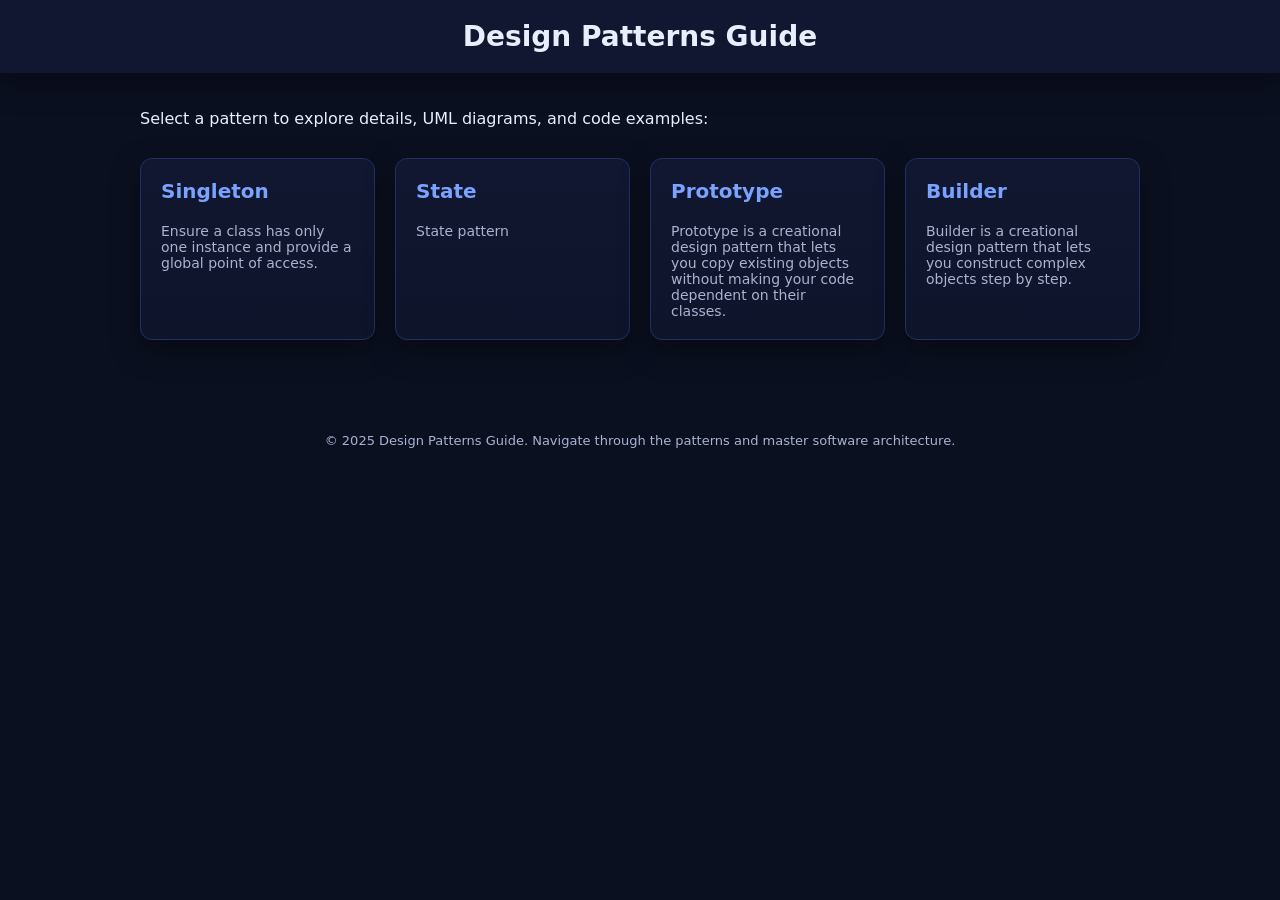
<file: index.html>
<!DOCTYPE html>
<html lang="en">

<head>
  <meta charset="utf-8" />
  <meta name="viewport" content="width=device-width, initial-scale=1" />
  <title>Design Patterns Guide</title>
  <meta name="description" content="A guide to software design patterns with links to individual pattern pages." />
  <style>
    :root {
      --bg: #0b1020;
      --card: #111730;
      --card-2: #0e142a;
      --text: #e9eefc;
      --muted: #a9b2d0;
      --brand: #7aa2ff;
      --border: #22305f;
      --shadow: 0 10px 30px rgba(0, 0, 0, 0.35);
    }

    body {
      margin: 0;
      font-family: ui-sans-serif, system-ui, -apple-system, Segoe UI, Roboto,
        Inter, Helvetica Neue, Arial;
      background: var(--bg);
      color: var(--text);
    }

    header {
      background: var(--card);
      padding: 20px;
      box-shadow: var(--shadow);
      text-align: center;
    }

    header h1 {
      margin: 0;
      font-size: 28px;
    }

    .container {
      max-width: 1000px;
      margin: 0 auto;
      padding: 20px;
    }

    .cards-grid {
      display: grid;
      grid-template-columns: repeat(auto-fill, minmax(220px, 1fr));
      gap: 20px;
      margin-top: 30px;
    }

    .card-link {
      display: block;
      background: linear-gradient(180deg, var(--card), var(--card-2));
      border: 1px solid var(--border);
      border-radius: 12px;
      padding: 20px;
      text-decoration: none;
      color: var(--text);
      box-shadow: var(--shadow);
      transition: transform 0.2s ease, box-shadow 0.2s ease;
    }

    .card-link:hover {
      transform: translateY(-4px);
      box-shadow: 0 12px 30px rgba(0, 0, 0, 0.45);
    }

    .card-link h3 {
      margin-top: 0;
      color: var(--brand);
      font-size: 20px;
    }

    .card-link p {
      margin-bottom: 0;
      font-size: 14px;
      color: var(--muted);
    }

    footer {
      margin-top: 40px;
      text-align: center;
      font-size: 13px;
      color: var(--muted);
      padding: 20px;
    }
  </style>
</head>

<body>
  <header>
    <h1>Design Patterns Guide</h1>
  </header>

  <div class="container">
    <p>
      Select a pattern to explore details, UML diagrams, and code examples:
    </p>
    <div class="cards-grid">
      <a href="./patterns/singleton.html" class="card-link">
        <h3>Singleton</h3>
        <p>
          Ensure a class has only one instance and provide a global point of
          access.
        </p>
      </a>
      <a href="./patterns/state.html" class="card-link">
        <h3>State</h3>
        <p>
          State pattern
        </p>
      </a>

      <a href="./patterns/prototype.html" class="card-link">
        <h3>Prototype</h3>
        <p>
          Prototype is a creational design pattern that lets you copy existing objects without making your
          code dependent on their classes.
        </p>
      </a>

      <a href="./patterns/builder.html" class="card-link">
        <h3>Builder</h3>
        <p>
          Builder is a creational design pattern that lets you construct complex objects step by step.
        </p>
      </a>

    </div>
  </div>
  </div>

  <footer>
    <p>
      © 2025 Design Patterns Guide. Navigate through the patterns and master
      software architecture.
    </p>
  </footer>
</body>

</html>
</file>
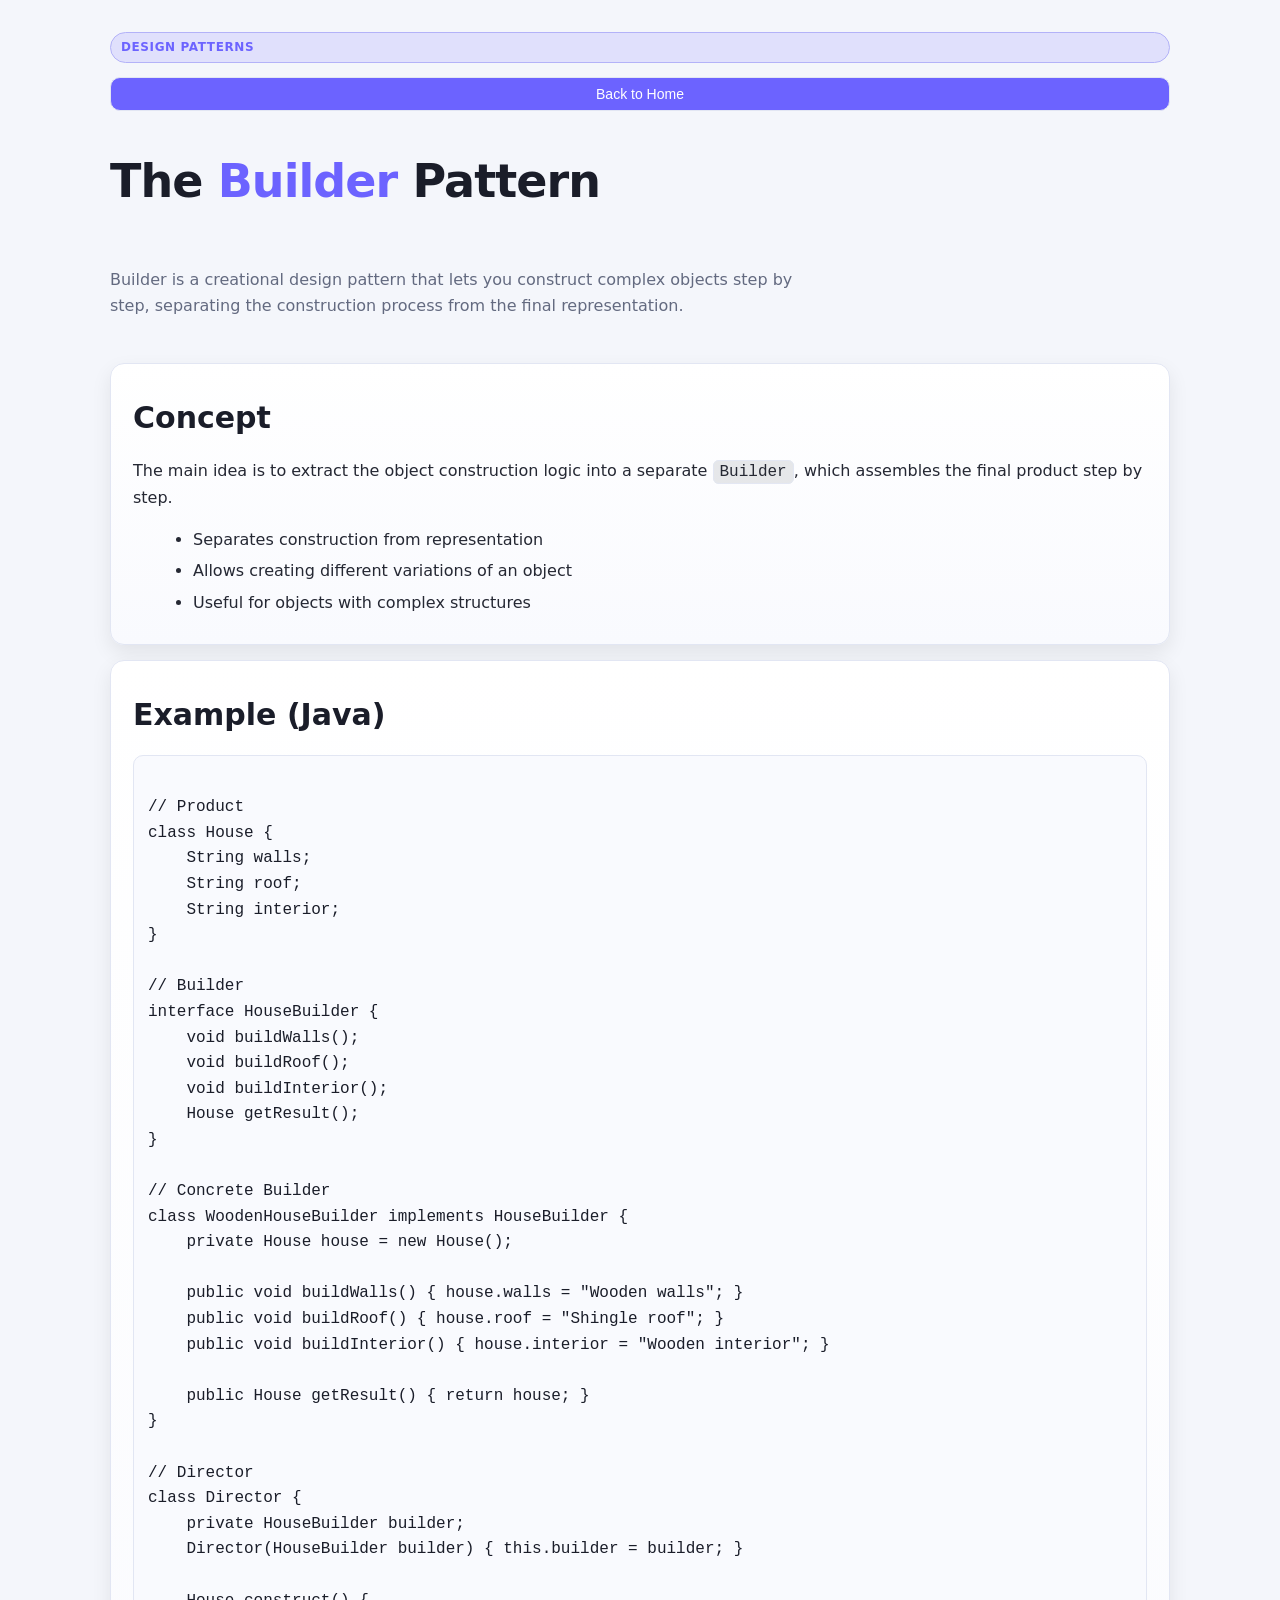
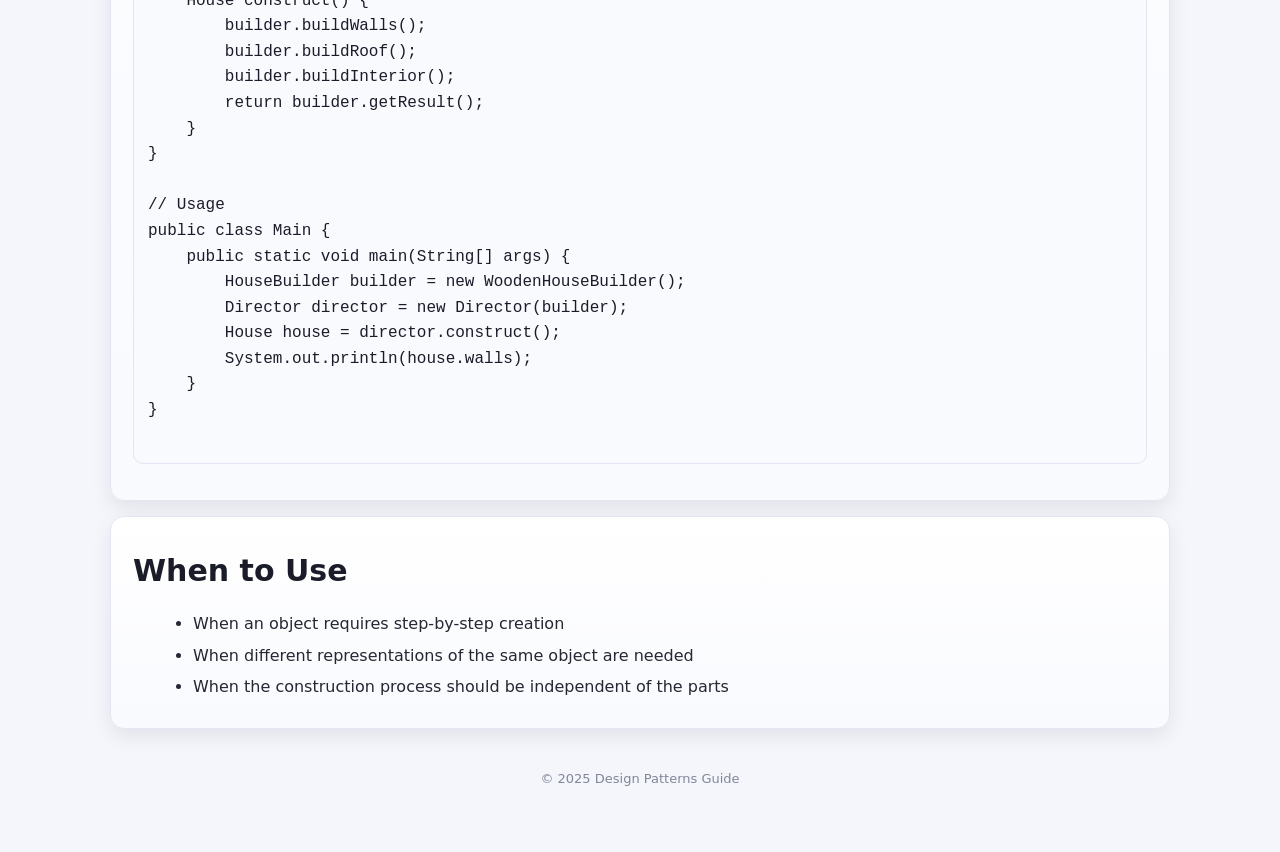
<file: patterns/builder.html>
<!DOCTYPE html>
<html lang="en">

<head>
    <meta charset="UTF-8" />
    <meta name="viewport" content="width=device-width, initial-scale=1.0" />
    <title>Builder Pattern</title>
    <link rel="stylesheet" href="../css/style.css" />
</head>

<body>
    <div class="container">

        <header>
            <span class="badge">Design Patterns</span>
            <button class="btn" onclick="goHome()">Back to Home</button>
            <h1 class="title">The <span style="color:var(--brand)">Builder</span> Pattern</h1>
            <p class="subtitle">
                Builder is a creational design pattern that lets you construct complex objects step by step, separating
                the construction process from the final representation.
        </header>
        </p>


        <section class="card">
            <h2>Concept</h2>
            <p>
                The main idea is to extract the object construction logic into a separate <code
                    class="inline">Builder</code>, which assembles the final product step by step.
            </p>
            <ul>
                <li>Separates construction from representation</li>
                <li>Allows creating different variations of an object</li>
                <li>Useful for objects with complex structures</li>
            </ul>
        </section>

        <section class="card">
            <h2>Example (Java)</h2>
            <pre><code>
// Product
class House {
    String walls;
    String roof;
    String interior;
}

// Builder
interface HouseBuilder {
    void buildWalls();
    void buildRoof();
    void buildInterior();
    House getResult();
}

// Concrete Builder
class WoodenHouseBuilder implements HouseBuilder {
    private House house = new House();

    public void buildWalls() { house.walls = "Wooden walls"; }
    public void buildRoof() { house.roof = "Shingle roof"; }
    public void buildInterior() { house.interior = "Wooden interior"; }

    public House getResult() { return house; }
}

// Director
class Director {
    private HouseBuilder builder;
    Director(HouseBuilder builder) { this.builder = builder; }

    House construct() {
        builder.buildWalls();
        builder.buildRoof();
        builder.buildInterior();
        return builder.getResult();
    }
}

// Usage
public class Main {
    public static void main(String[] args) {
        HouseBuilder builder = new WoodenHouseBuilder();
        Director director = new Director(builder);
        House house = director.construct();
        System.out.println(house.walls);
    }
}
      </code></pre>
        </section>

        <section class="card">
            <h2>When to Use</h2>
            <ul>
                <li>When an object requires step-by-step creation</li>
                <li>When different representations of the same object are needed</li>
                <li>When the construction process should be independent of the parts</li>
            </ul>
        </section>


        <footer>
            © 2025 Design Patterns Guide
        </footer>
    </div>


    <script>
        function goHome() {
            this.location.href = '/';
        }
    </script>
</body>

</html>
</file>
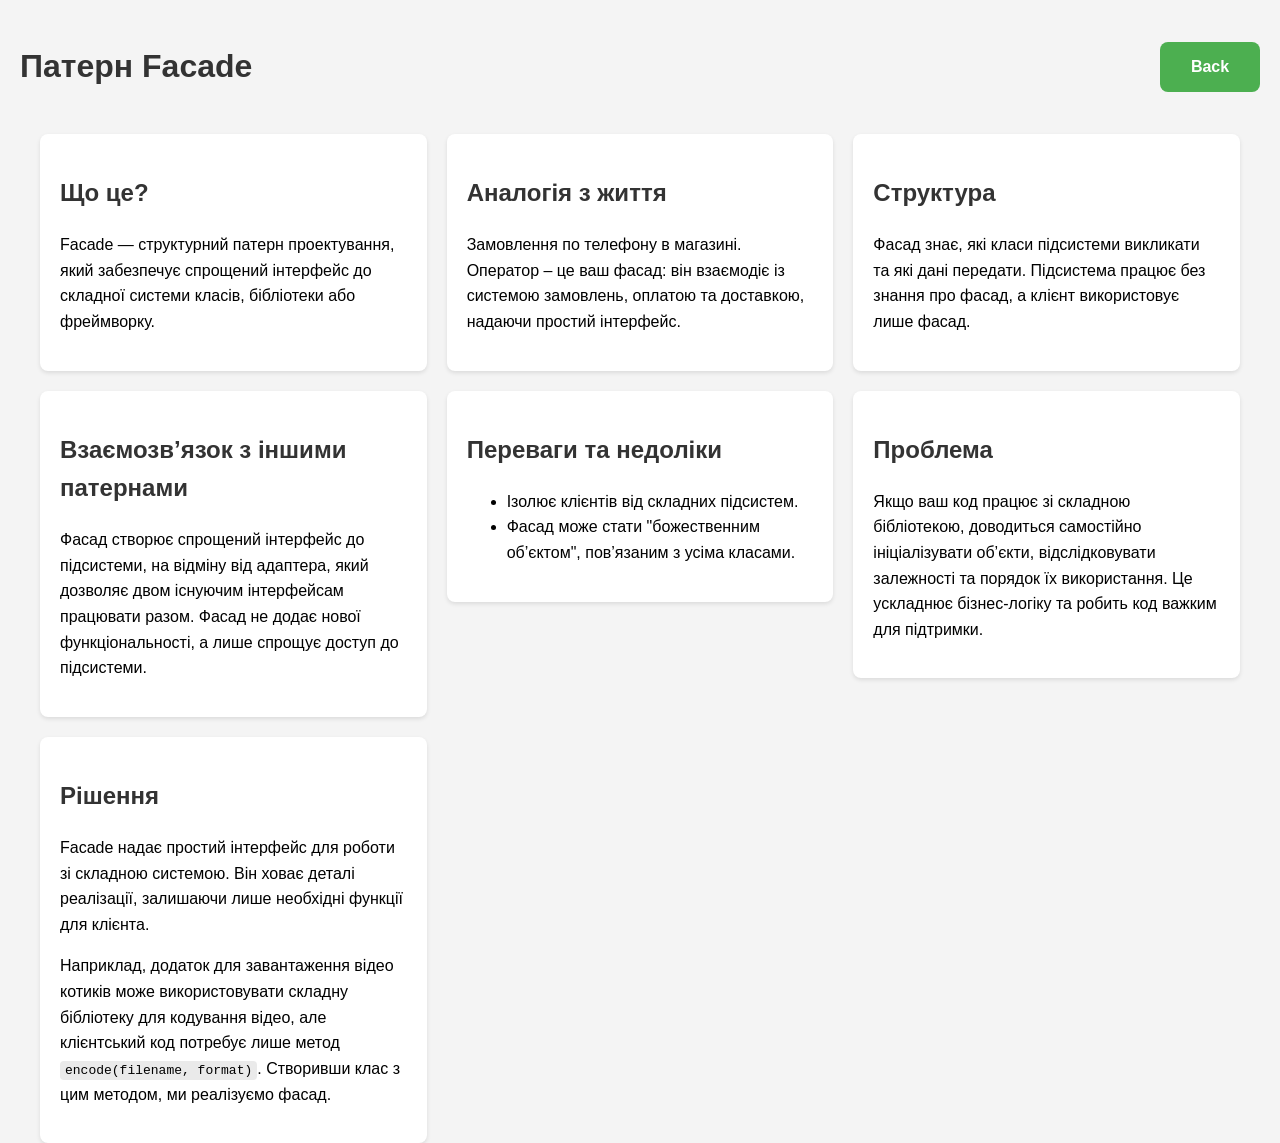
<file: patterns/facade.html>
<!DOCTYPE html>
<html lang="uk">

<head>
    <meta charset="UTF-8">
    <meta name="viewport" content="width=device-width, initial-scale=1.0">
    <title>Патерн Facade</title>
    <style>
        body {
            font-family: Arial, sans-serif;
            line-height: 1.6;
            margin: 20px;
            background-color: #f4f4f4;
        }

        h1,
        h2,
        h3 {
            color: #333;
        }

        code {
            background-color: #eaeaea;
            padding: 2px 5px;
            border-radius: 4px;
        }

        pre {
            background-color: #eaeaea;
            padding: 10px;
            border-radius: 4px;
            overflow-x: auto;
        }


        .collumnclass {
            width: 100%;
            height: 100vh;
            display: grid;
            grid-template-columns: 1fr 1fr 1fr;
            grid-template-rows: 1fr 1fr 1fr;
            gap: 20px;
            /* background-color: aqua; */
            padding: 20px;
            box-sizing: border-box;
        }

        .CardBack {
            width: auto;
            height: min-content;
            overflow: hidden;
            box-shadow: 0 2px 4px rgba(0, 0, 0, 0.1);
            background-color: #ffffff;
            padding: 20px;
            box-sizing: border-box;
            border-radius: 8px;
            transition: transform 0.3s ease;

        }

        .CardBack:hover {
            box-shadow: 0 2px 10px rgba(0, 0, 0, 0.1);

            transform: scale(1.05);
        }

        .Button {
            width: 100px;
            height: 50px;
            background-color: #4CAF50;
            color: white;
            border-radius: 8px;
            font-weight: bold;
            text-align: center;
            display: flex;
            justify-content: center;
            align-items: center;
            text-decoration: none;
        }

        .Header {
            display: flex;
            flex-direction: row;
            justify-content: space-between;
            align-items: center;
        }
    </style>
</head>

<body>
    <div class="Header">
        <h1>Патерн Facade</h1>
        <a href="/" class="Button">Back</a>
    </div>

    <div class="collumnclass">
        <div class="CardBack">
            <h2>Що це?</h2>
            <p>Facade — структурний патерн проектування, який забезпечує спрощений інтерфейс до складної системи класів,
                бібліотеки або фреймворку.</p>
        </div>






        <div class="CardBack">
            <h2>Аналогія з життя</h2>
            <p>Замовлення по телефону в магазині. Оператор – це ваш фасад: він взаємодіє із системою замовлень, оплатою
                та доставкою, надаючи простий інтерфейс.</p>
        </div>
        <div class="CardBack">
            <h2>Структура</h2>
            <p>Фасад знає, які класи підсистеми викликати та які дані передати. Підсистема працює без знання про фасад,
                а клієнт використовує лише фасад.</p>
        </div>


        <div class="CardBack">
            <h2>Взаємозв’язок з іншими патернами</h2>
            <p>Фасад створює спрощений інтерфейс до підсистеми, на відміну від адаптера, який дозволяє двом існуючим
                інтерфейсам працювати разом. Фасад не додає нової функціональності, а лише спрощує доступ до підсистеми.
            </p>
        </div>
        <div class="CardBack">
            <h2>Переваги та недоліки</h2>
            <ul>
                <li>Ізолює клієнтів від складних підсистем.</li>
                <li>Фасад може стати "божественним об’єктом", пов’язаним з усіма класами.</li>
            </ul>
        </div>
        <div class="CardBack">
            <h2>Проблема</h2>
            <p>Якщо ваш код працює зі складною бібліотекою, доводиться самостійно ініціалізувати об’єкти,
                відслідковувати залежності та порядок їх використання. Це ускладнює бізнес-логіку та робить код важким
                для підтримки.</p>
        </div>
        <div class="CardBack">
            <h2>Рішення</h2>
            <p>Facade надає простий інтерфейс для роботи зі складною системою. Він ховає деталі реалізації, залишаючи
                лише необхідні функції для клієнта.</p>
            <p>Наприклад, додаток для завантаження відео котиків може використовувати складну бібліотеку для кодування
                відео, але клієнтський код потребує лише метод <code>encode(filename, format)</code>. Створивши клас з
                цим методом, ми реалізуємо фасад.</p>
        </div>
    </div>

</body>

</html>
</file>
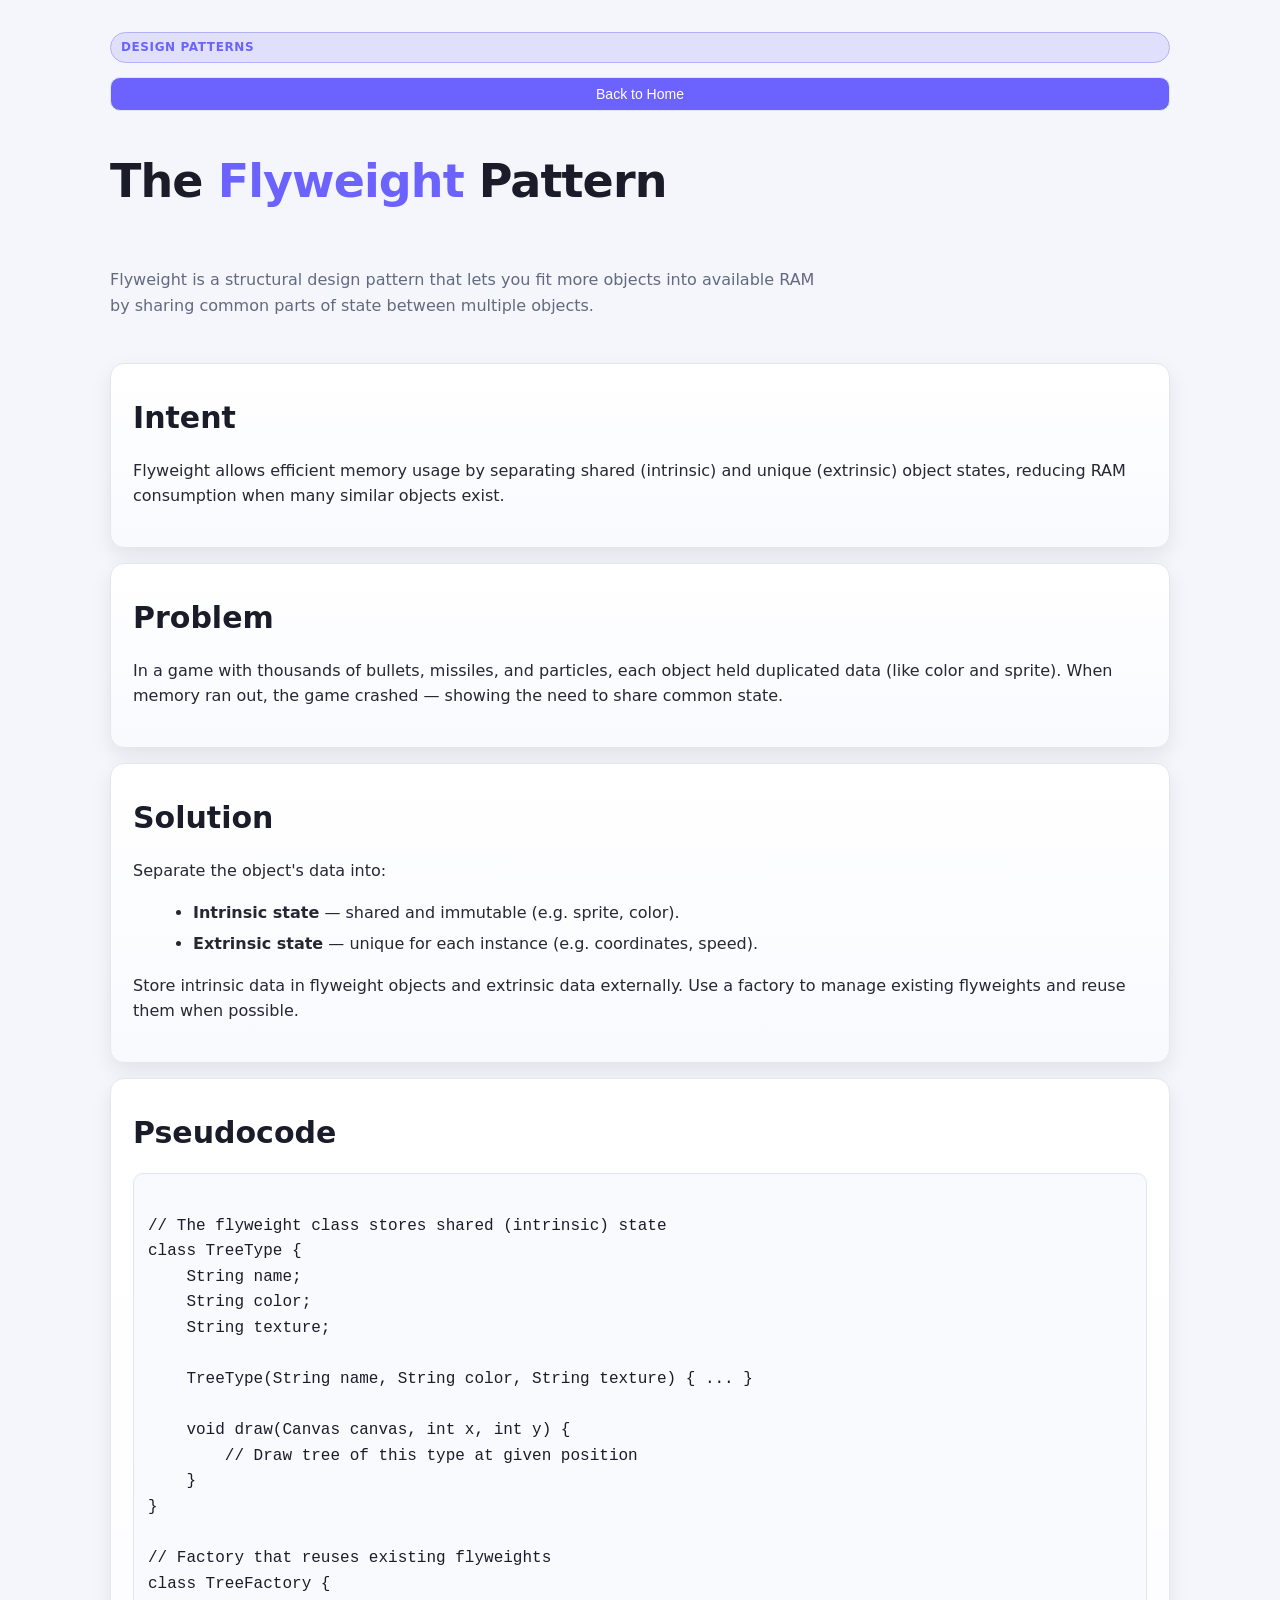
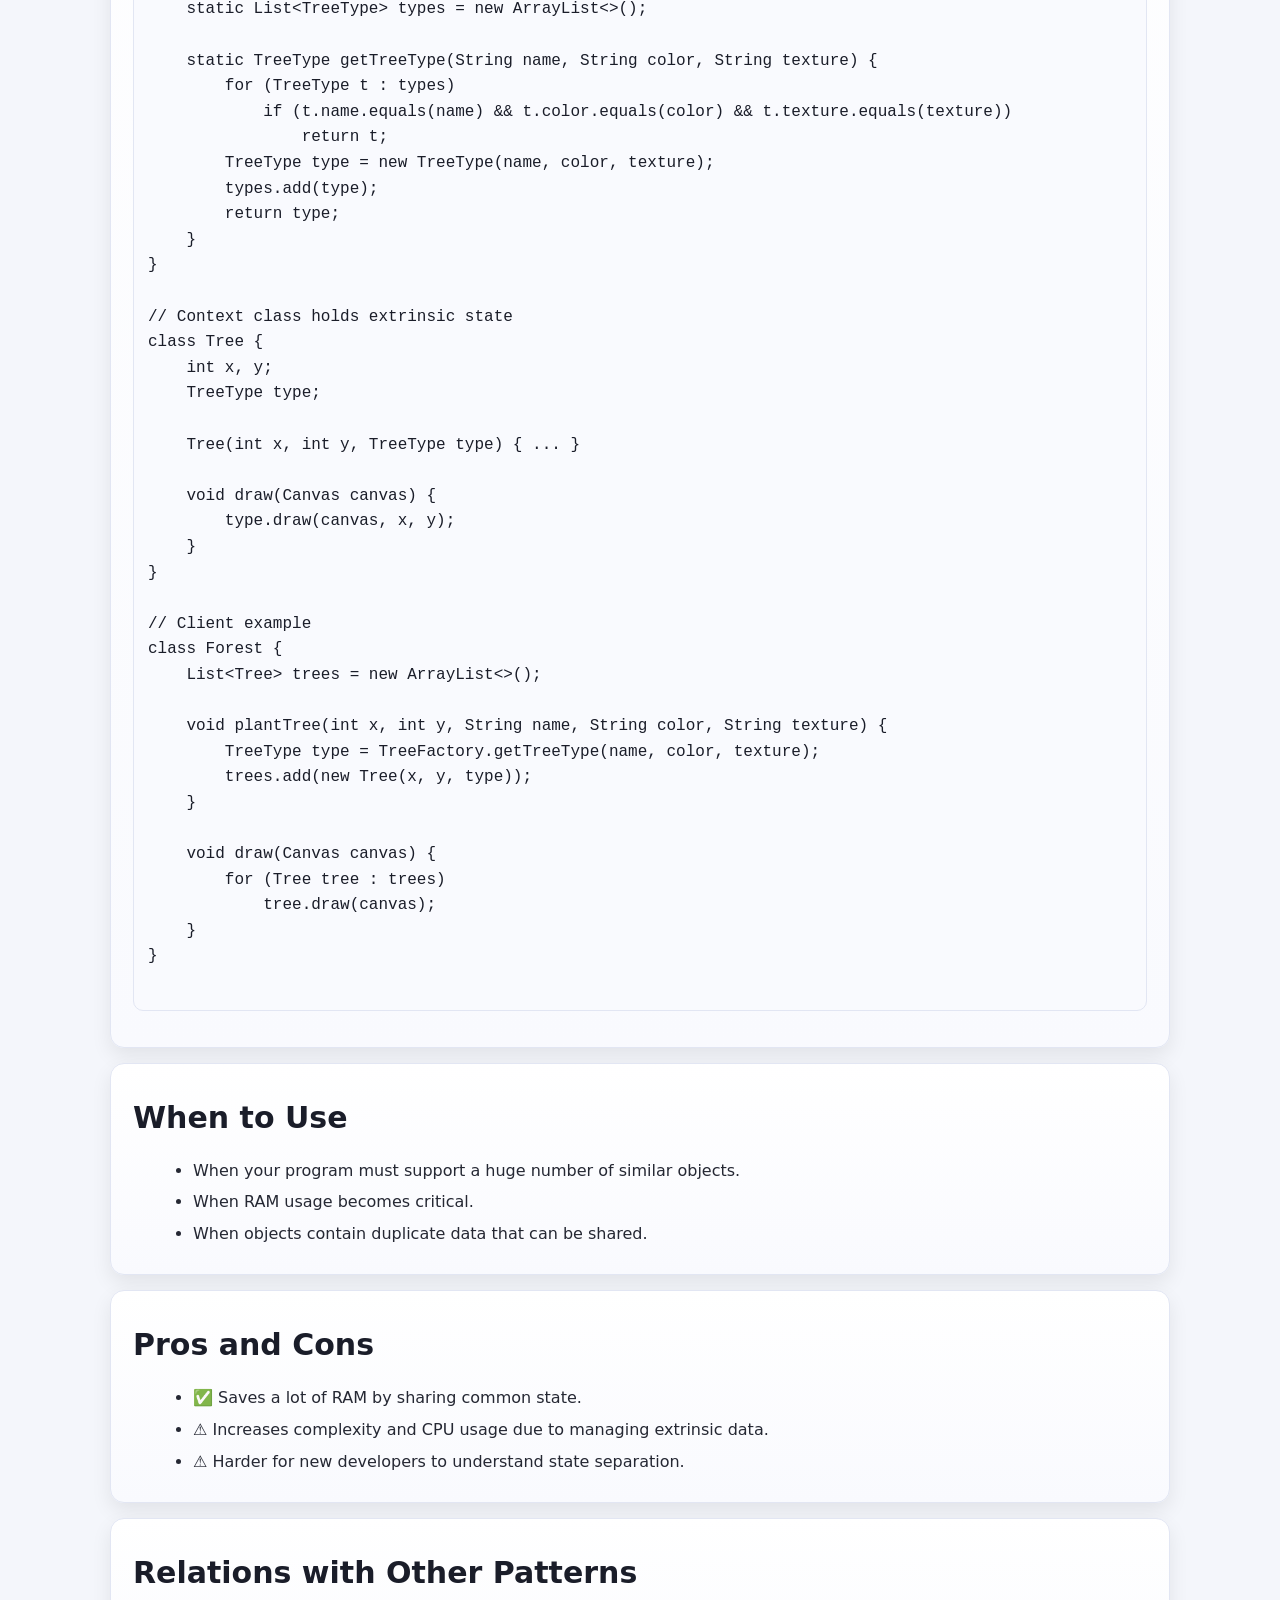
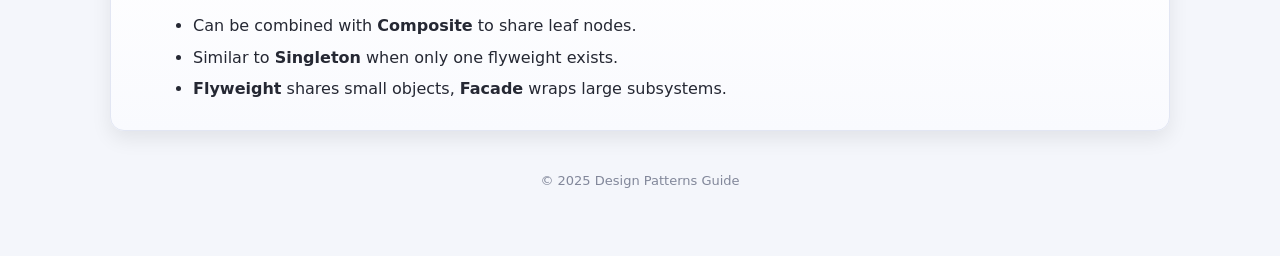
<file: patterns/flyweight.html>
<!DOCTYPE html>
<html lang="en">

<head>
  <meta charset="UTF-8" />
  <meta name="viewport" content="width=device-width, initial-scale=1.0" />
  <title>Flyweight Pattern</title>
  <link rel="stylesheet" href="../css/style.css" />
</head>

<body>
  <div class="container">
    <header>
      <span class="badge">Design Patterns</span>
      <button class="btn" onclick="goHome()">Back to Home</button>
      <h1 class="title">The <span style="color:var(--brand)">Flyweight</span> Pattern</h1>
      <p class="subtitle">
        Flyweight is a structural design pattern that lets you fit more objects into available RAM
        by sharing common parts of state between multiple objects.
      </p>
    </header>

    <section class="card">
      <h2>Intent</h2>
      <p>
        Flyweight allows efficient memory usage by separating shared (intrinsic) and unique (extrinsic)
        object states, reducing RAM consumption when many similar objects exist.
      </p>
    </section>

    <section class="card">
      <h2>Problem</h2>
      <p>
        In a game with thousands of bullets, missiles, and particles, each object held duplicated data
        (like color and sprite). When memory ran out, the game crashed — showing the need to share common state.
      </p>
    </section>

    <section class="card">
      <h2>Solution</h2>
      <p>
        Separate the object's data into:
      </p>
      <ul>
        <li><strong>Intrinsic state</strong> — shared and immutable (e.g. sprite, color).</li>
        <li><strong>Extrinsic state</strong> — unique for each instance (e.g. coordinates, speed).</li>
      </ul>
      <p>
        Store intrinsic data in flyweight objects and extrinsic data externally. Use a factory
        to manage existing flyweights and reuse them when possible.
      </p>
    </section>

    <section class="card">
      <h2>Pseudocode</h2>
      <pre><code>
// The flyweight class stores shared (intrinsic) state
class TreeType {
    String name;
    String color;
    String texture;

    TreeType(String name, String color, String texture) { ... }

    void draw(Canvas canvas, int x, int y) {
        // Draw tree of this type at given position
    }
}

// Factory that reuses existing flyweights
class TreeFactory {
    static List&lt;TreeType&gt; types = new ArrayList&lt;&gt;();

    static TreeType getTreeType(String name, String color, String texture) {
        for (TreeType t : types)
            if (t.name.equals(name) && t.color.equals(color) && t.texture.equals(texture))
                return t;
        TreeType type = new TreeType(name, color, texture);
        types.add(type);
        return type;
    }
}

// Context class holds extrinsic state
class Tree {
    int x, y;
    TreeType type;

    Tree(int x, int y, TreeType type) { ... }

    void draw(Canvas canvas) {
        type.draw(canvas, x, y);
    }
}

// Client example
class Forest {
    List&lt;Tree&gt; trees = new ArrayList&lt;&gt;();

    void plantTree(int x, int y, String name, String color, String texture) {
        TreeType type = TreeFactory.getTreeType(name, color, texture);
        trees.add(new Tree(x, y, type));
    }

    void draw(Canvas canvas) {
        for (Tree tree : trees)
            tree.draw(canvas);
    }
}
      </code></pre>
    </section>

    <section class="card">
      <h2>When to Use</h2>
      <ul>
        <li>When your program must support a huge number of similar objects.</li>
        <li>When RAM usage becomes critical.</li>
        <li>When objects contain duplicate data that can be shared.</li>
      </ul>
    </section>

    <section class="card">
      <h2>Pros and Cons</h2>
      <ul>
        <li>✅ Saves a lot of RAM by sharing common state.</li>
        <li>⚠️ Increases complexity and CPU usage due to managing extrinsic data.</li>
        <li>⚠️ Harder for new developers to understand state separation.</li>
      </ul>
    </section>

    <section class="card">
      <h2>Relations with Other Patterns</h2>
      <ul>
        <li>Can be combined with <strong>Composite</strong> to share leaf nodes.</li>
        <li>Similar to <strong>Singleton</strong> when only one flyweight exists.</li>
        <li><strong>Flyweight</strong> shares small objects, <strong>Facade</strong> wraps large subsystems.</li>
      </ul>
    </section>

    <footer>
      © 2025 Design Patterns Guide
    </footer>
  </div>

  <script>
    function goHome() {
      window.location.href = '/';
    }
  </script>
</body>

</html>
</file>
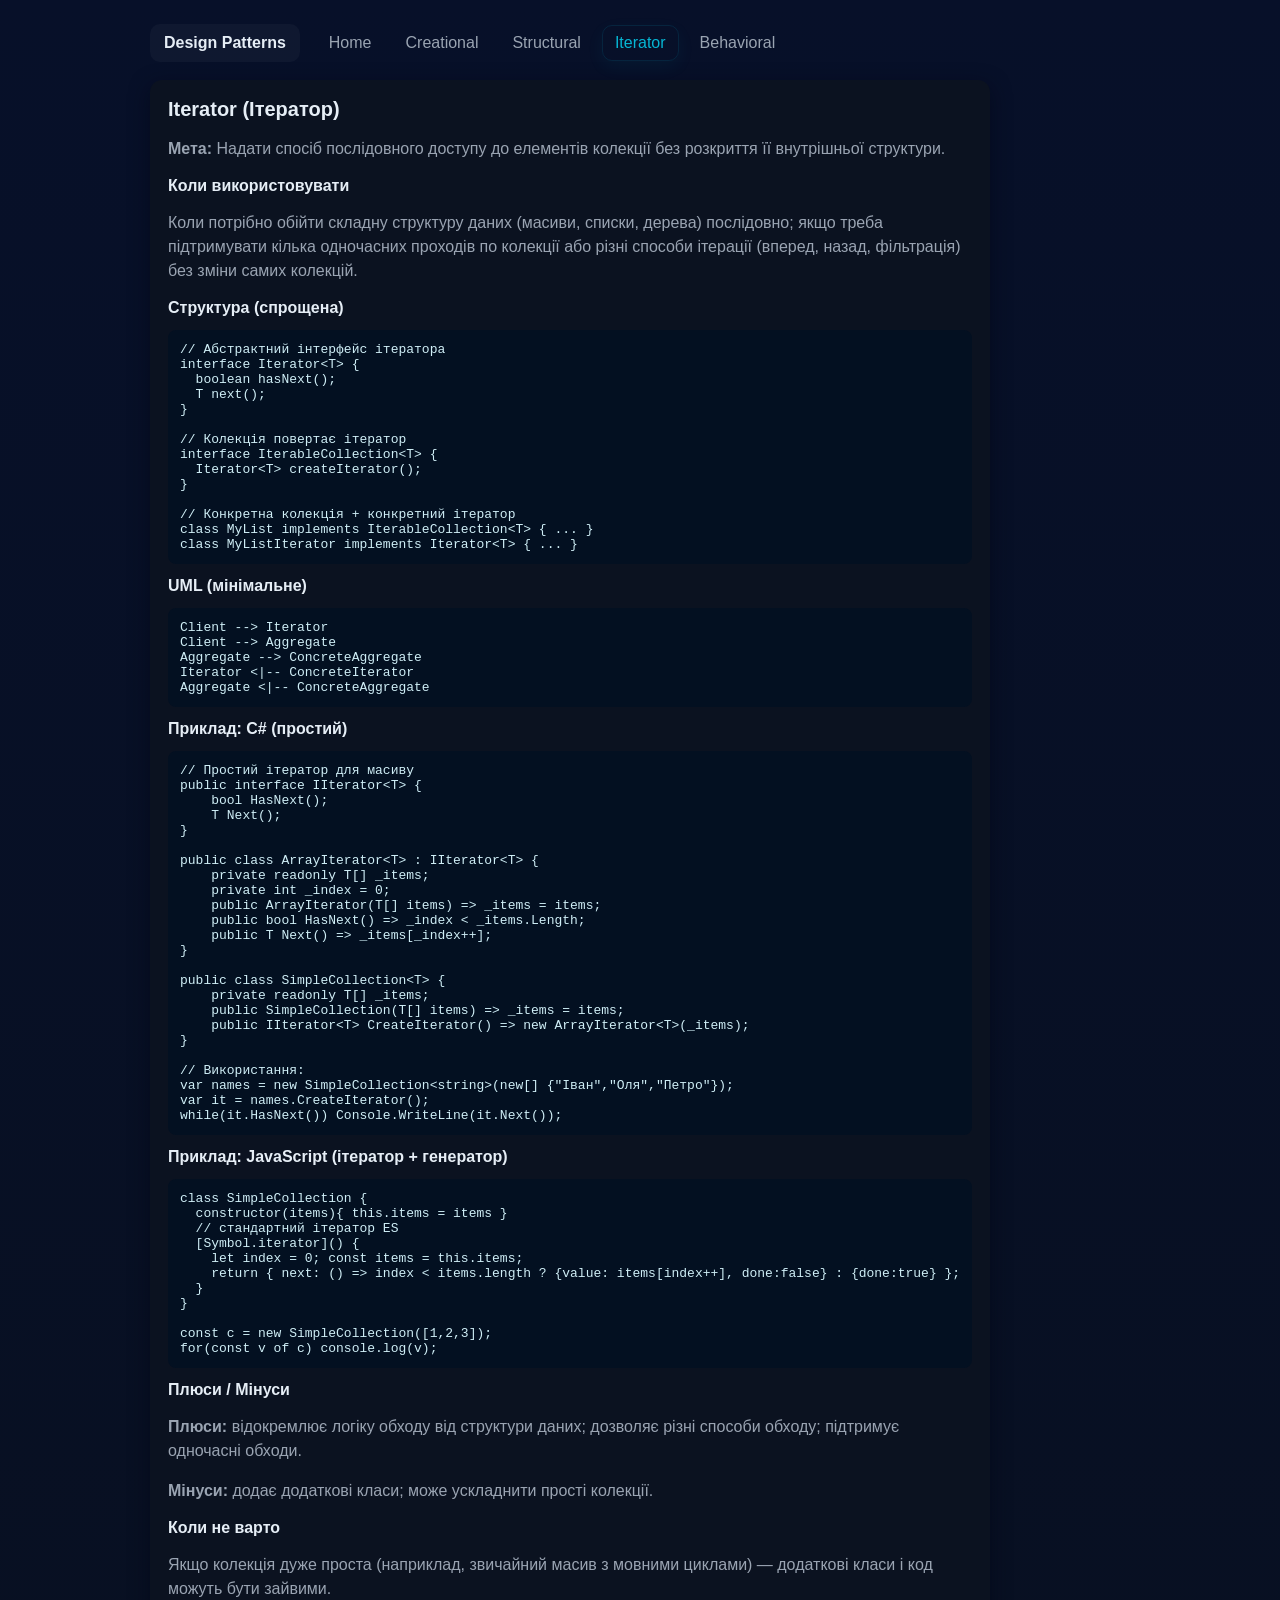
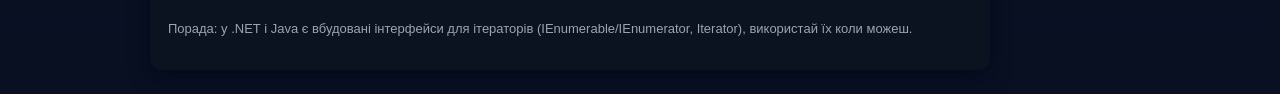
<file: patterns/Iterator.html>
<!doctype html>
<html lang="uk">
<head>
  <meta charset="utf-8" />
  <meta name="viewport" content="width=device-width,initial-scale=1" />
  <title>Патерн Iterator — Огляд</title>
  <style>
    :root{--bg:#0f1724;--card:#0b1220;--accent:#06b6d4;--muted:#9aa4b2;--glass:rgba(255,255,255,0.03)}
    body{font-family:Inter,Segoe UI,Roboto,Arial,sans-serif;background:linear-gradient(180deg,#071029 0%,#081022 100%);color:#e6eef6;margin:0;padding:24px}
    .container{max-width:980px;margin:0 auto}
    header{display:flex;align-items:center;gap:16px;margin-bottom:18px}
    .logo{background:var(--glass);padding:10px 14px;border-radius:10px;font-weight:700}
    nav{display:flex;gap:8px}
    .menu{background:transparent;border-radius:10px;padding:8px 12px;color:var(--muted);border:1px solid transparent}
    .menu.active{color:var(--accent);border-color:rgba(6,182,212,0.12);box-shadow:0 6px 18px rgba(6,182,212,0.06);}
    main{display:grid;grid-template-columns:1fr 320px;gap:18px}
    .card{background:var(--card);padding:18px;border-radius:12px;box-shadow:0 6px 20px rgba(2,6,23,0.6)}
    h1{margin:0 0 8px;font-size:20px}
    h2{margin:12px 0 6px;font-size:16px}
    p{color:var(--muted);line-height:1.5}
    pre{background:#031021;padding:12px;border-radius:8px;overflow:auto;color:#cfeef6}
    code{font-family:ui-monospace, SFMono-Regular, Menlo, Monaco, "Roboto Mono",monospace;font-size:13px}
    .sidebar .muted{font-size:13px;color:var(--muted);}
    .btn{display:inline-block;padding:8px 12px;border-radius:8px;background:linear-gradient(90deg,var(--accent),#7ce0ff);color:#052022;text-decoration:none;font-weight:600}
    .kbd{background:#051426;padding:6px 8px;border-radius:6px;border:1px solid rgba(255,255,255,0.03)}
    footer{margin-top:18px;color:var(--muted);font-size:13px}
    /* responsive */
    @media (max-width:900px){main{grid-template-columns:1fr} .sidebar{order:2}}
  </style>
</head>
<body>
  <div class="container">
    <header>
      <div class="logo">Design Patterns</div>
      <nav>
        <a class="menu">Home</a>
        <a class="menu">Creational</a>
        <a class="menu">Structural</a>
        <a class="menu active">Iterator</a>
        <a class="menu">Behavioral</a>
      </nav>
    </header>

    <main>
      <section class="card content">
        <h1>Iterator (Ітератор)</h1>
        <p><strong>Мета:</strong> Надати спосіб послідовного доступу до елементів колекції без розкриття її внутрішньої структури.</p>

        <h2>Коли використовувати</h2>
        <p>Коли потрібно обійти складну структуру даних (масиви, списки, дерева) послідовно; якщо треба підтримувати кілька одночасних проходів по колекції або різні способи ітерації (вперед, назад, фільтрація) без зміни самих колекцій.</p>

        <h2>Структура (спрощена)</h2>
        <pre><code>// Абстрактний інтерфейс ітератора
interface Iterator&lt;T&gt; {
  boolean hasNext();
  T next();
}

// Колекція повертає ітератор
interface IterableCollection&lt;T&gt; {
  Iterator&lt;T&gt; createIterator();
}

// Конкретна колекція + конкретний ітератор
class MyList implements IterableCollection&lt;T&gt; { ... }
class MyListIterator implements Iterator&lt;T&gt; { ... }</code></pre>

        <h2>UML (мінімальне)</h2>
        <pre><code>Client --> Iterator
Client --> Aggregate
Aggregate --> ConcreteAggregate
Iterator <|-- ConcreteIterator
Aggregate <|-- ConcreteAggregate</code></pre>

        <h2>Приклад: C# (простий)</h2>
        <pre><code>// Простий ітератор для масиву
public interface IIterator&lt;T&gt; {
    bool HasNext();
    T Next();
}

public class ArrayIterator&lt;T&gt; : IIterator&lt;T&gt; {
    private readonly T[] _items;
    private int _index = 0;
    public ArrayIterator(T[] items) => _items = items;
    public bool HasNext() => _index &lt; _items.Length;
    public T Next() => _items[_index++];
}

public class SimpleCollection&lt;T&gt; {
    private readonly T[] _items;
    public SimpleCollection(T[] items) => _items = items;
    public IIterator&lt;T&gt; CreateIterator() => new ArrayIterator&lt;T&gt;(_items);
}

// Використання:
var names = new SimpleCollection&lt;string&gt;(new[] {"Іван","Оля","Петро"});
var it = names.CreateIterator();
while(it.HasNext()) Console.WriteLine(it.Next());</code></pre>

        <h2>Приклад: JavaScript (ітератор + генератор)</h2>
        <pre><code>class SimpleCollection {
  constructor(items){ this.items = items }
  // стандартний ітератор ES
  [Symbol.iterator]() {
    let index = 0; const items = this.items;
    return { next: () => index &lt; items.length ? {value: items[index++], done:false} : {done:true} };
  }
}

const c = new SimpleCollection([1,2,3]);
for(const v of c) console.log(v);</code></pre>

        <h2>Плюси / Мінуси</h2>
        <p><strong>Плюси:</strong> відокремлює логіку обходу від структури даних; дозволяє різні способи обходу; підтримує одночасні обходи.</p>
        <p><strong>Мінуси:</strong> додає додаткові класи; може ускладнити прості колекції.</p>

        <h2>Коли не варто</h2>
        <p>Якщо колекція дуже проста (наприклад, звичайний масив з мовними циклами) — додаткові класи і код можуть бути зайвими.</p>

        <footer>
          <p class="muted">Порада: у .NET і Java є вбудовані інтерфейси для ітераторів (IEnumerable/IEnumerator, Iterator), використай їх коли можеш.</p>
        </footer>
      </section>
    </main>
  </div>

  <script>
    document.getElementById('copyCs')?.addEventListener('click', ()=>{
      const cs = `public interface IIterator<T> {\n    bool HasNext();\n    T Next();\n}\n\npublic class ArrayIterator<T> : IIterator<T> {\n    private readonly T[] _items;\n    private int _index = 0;\n    public ArrayIterator(T[] items) => _items = items;\n    public bool HasNext() => _index < _items.Length;\n    public T Next() => _items[_index++];\n}\n\npublic class SimpleCollection<T> {\n    private readonly T[] _items;\n    public SimpleCollection(T[] items) => _items = items;\n    public IIterator<T> CreateIterator() => new ArrayIterator<T>(_items);\n}`;
      navigator.clipboard?.writeText(cs).then(()=>{
        alert('C# приклад скопійовано');
      }).catch(()=>alert('Не вдалось скопіювати — можливо браузер заблокував буфер обміну'));
    });
  </script>
</body>
</html>
</file>
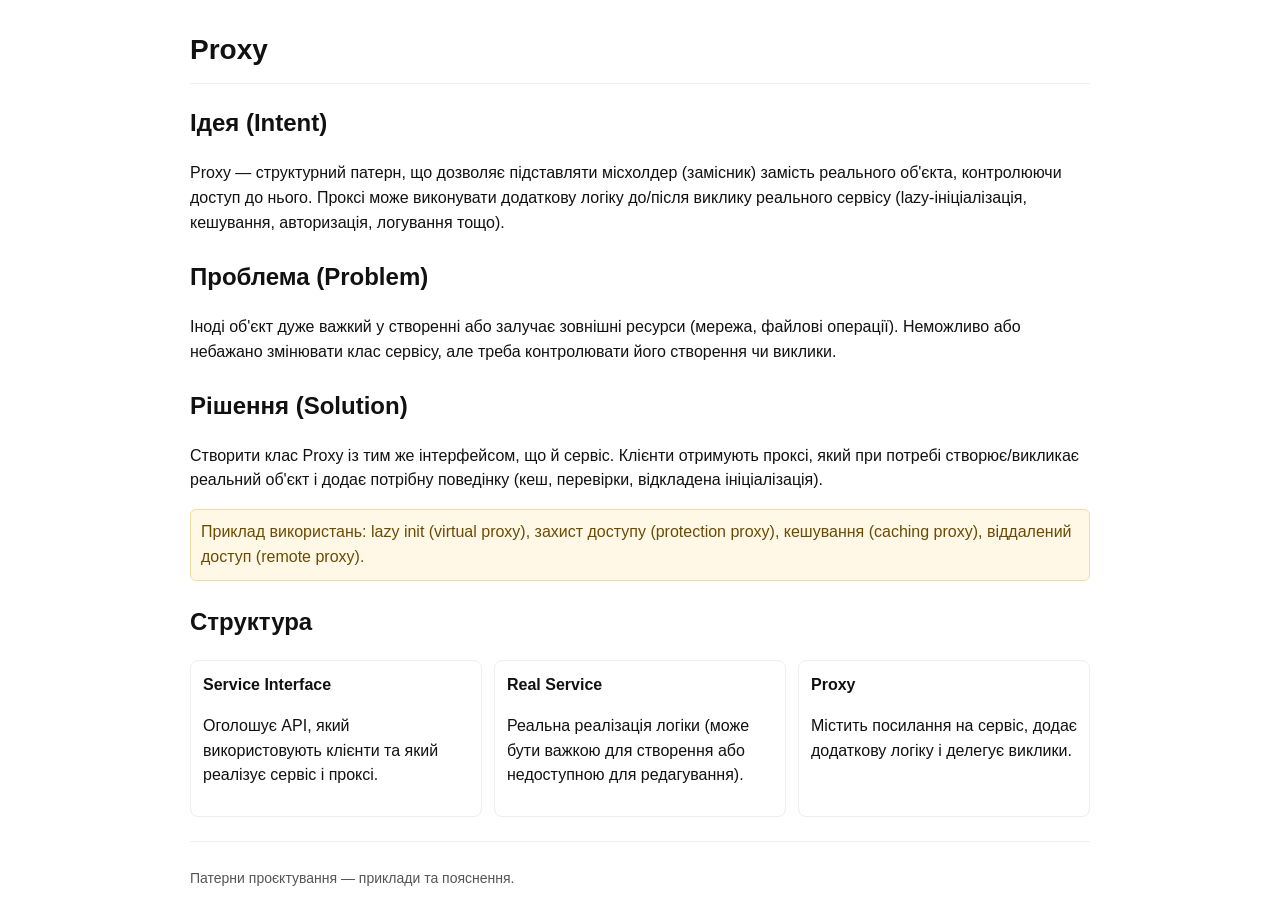
<file: patterns/Proxy.html>
<!doctype html>
<html lang="uk">
  <head>
    <meta charset="utf-8" />
    <meta name="viewport" content="width=device-width,initial-scale=1" />
    <title>Proxy</title>
    <style>
      body {
        font-family: Inter, Segoe UI, Helvetica, Arial, sans-serif;
        max-width: 900px;
        margin: 28px auto;
        color: #111;
        line-height: 1.55;
      }
      header {
        border-bottom: 1px solid #eee;
        padding-bottom: 12px;
        margin-bottom: 20px;
      }
      h1 {
        font-size: 28px;
        margin: 0;
      }
      .meta {
        color: #666;
        font-size: 14px;
        margin-top: 6px;
      }
      nav {
        margin: 18px 0;
      }
      nav a {
        margin-right: 12px;
        color: #0b66c3;
        text-decoration: none;
      }
      section {
        margin-bottom: 22px;
      }
      pre {
        background: #f6f8fa;
        padding: 12px;
        border-radius: 6px;
        overflow: auto;
      }
      code {
        font-family: monospace;
      }
      .grid {
        display: flex;
        gap: 12px;
        flex-wrap: wrap;
      }
      .card {
        flex: 1;
        min-width: 220px;
        padding: 12px;
        border: 1px solid #eee;
        border-radius: 8px;
        background: #fff;
      }
      footer {
        border-top: 1px solid #eee;
        padding-top: 12px;
        color: #555;
        font-size: 14px;
        margin-top: 24px;
      }
      .note {
        background: #fff8e6;
        border: 1px solid #f1dca4;
        padding: 10px;
        border-radius: 6px;
        color: #6b4b00;
      }
    </style>
  </head>
  <body>
    <header>
      <h1>Proxy</h1>
    </header>

    <section id="intent">
      <h2>Ідея (Intent)</h2>
      <p>
        Proxy — структурний патерн, що дозволяє підставляти місхолдер (замісник) замість реального об'єкта,
        контролюючи доступ до нього. Проксі може виконувати додаткову логіку до/після виклику реального сервісу
        (lazy-ініціалізація, кешування, авторизація, логування тощо).
      </p>
    </section>

    <section id="problem">
      <h2>Проблема (Problem)</h2>
      <p>
        Іноді об'єкт дуже важкий у створенні або залучає зовнішні ресурси (мережа, файлові операції). Неможливо або небажано змінювати клас сервісу,
        але треба контролювати його створення чи виклики.
      </p>
    </section>

    <section id="solution">
      <h2>Рішення (Solution)</h2>
      <p>
        Створити клас Proxy із тим же інтерфейсом, що й сервіс. Клієнти отримують проксі, який при потребі створює/викликає реальний об'єкт
        і додає потрібну поведінку (кеш, перевірки, відкладена ініціалізація).
      </p>
      <div class="note">
        Приклад використань: lazy init (virtual proxy), захист доступу (protection proxy), кешування (caching proxy), віддалений доступ (remote proxy).
      </div>
    </section>

    <section id="structure">
      <h2>Структура</h2>
      <div class="grid">
        <div class="card">
          <strong>Service Interface</strong>
          <p>Оголошує API, який використовують клієнти та який реалізує сервіс і проксі.</p>
        </div>
        <div class="card">
          <strong>Real Service</strong>
          <p>Реальна реалізація логіки (може бути важкою для створення або недоступною для редагування).</p>
        </div>
        <div class="card">
          <strong>Proxy</strong>
          <p>Містить посилання на сервіс, додає додаткову логіку і делегує виклики.</p>
        </div>
      </div>
    </section>
    <footer>
      <p>Патерни проєктування — приклади та пояснення.</p>
    </footer>
  </body>
</html>
</file>
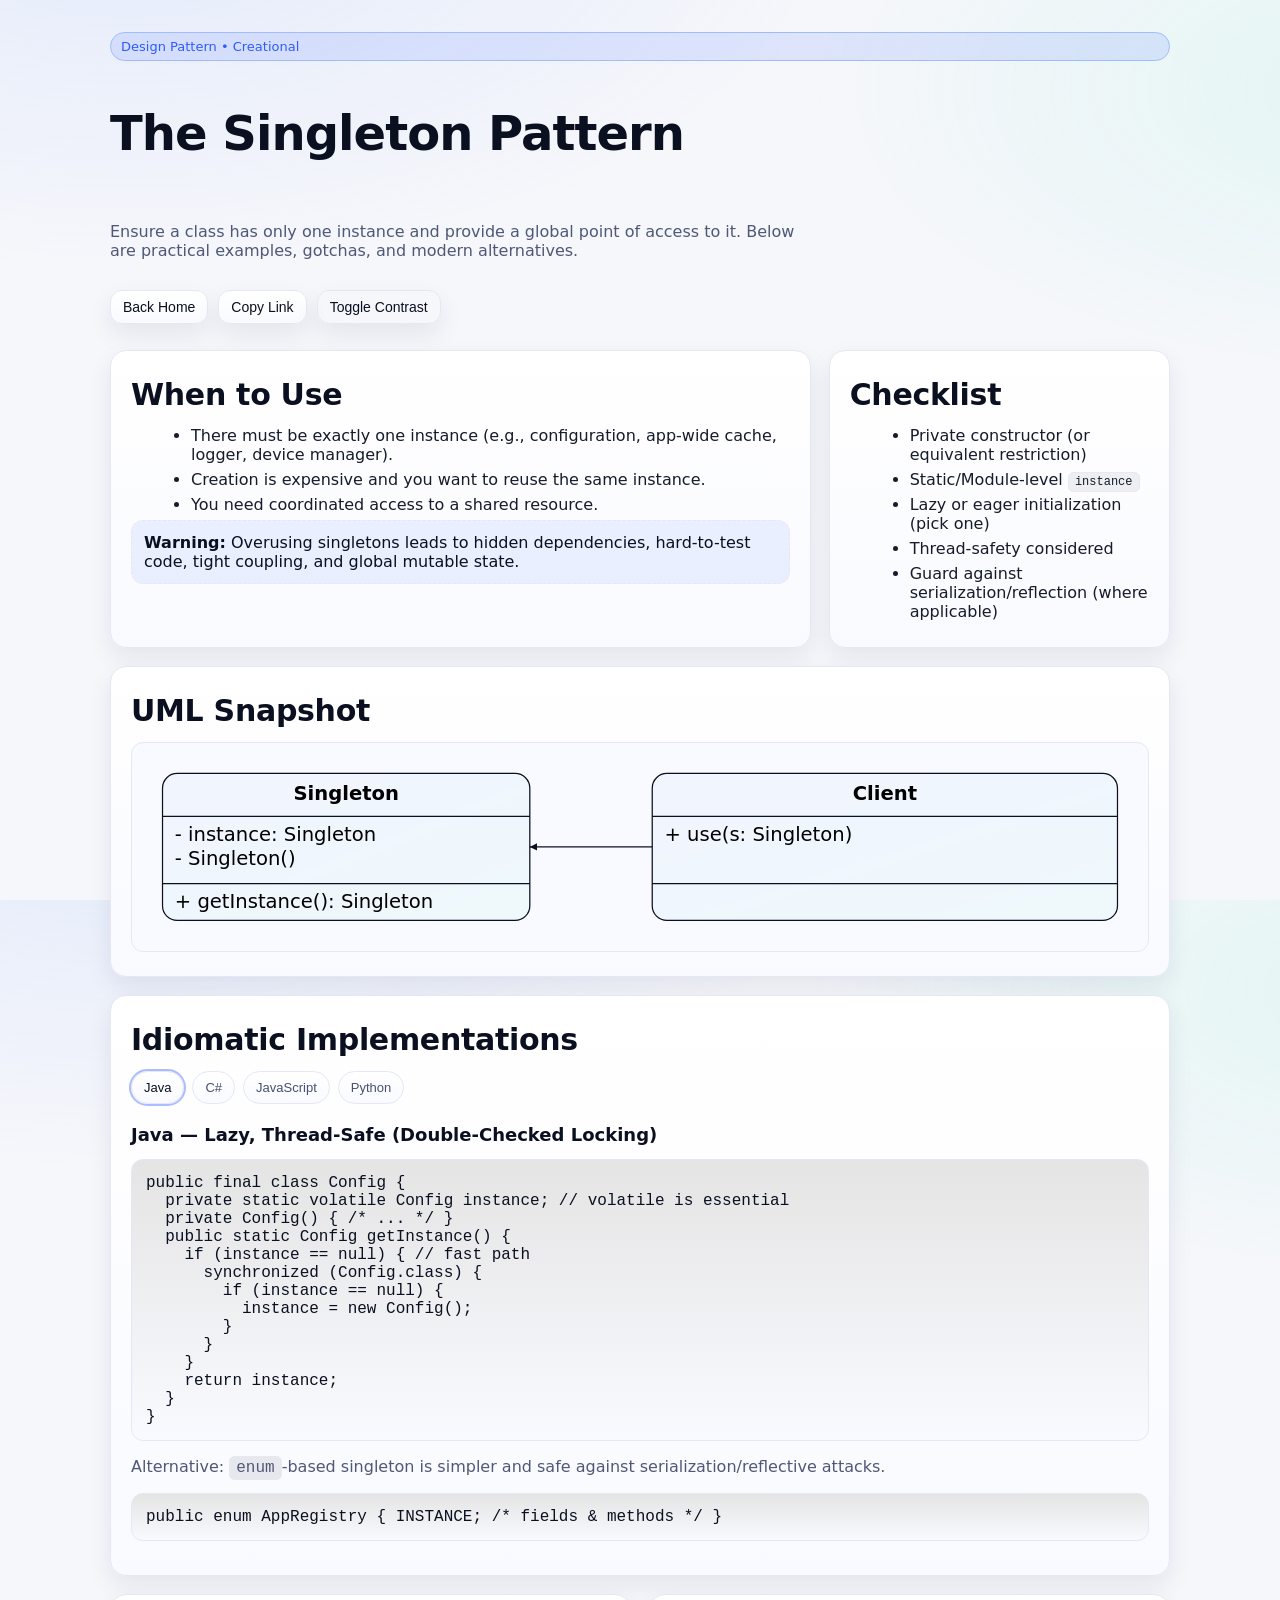
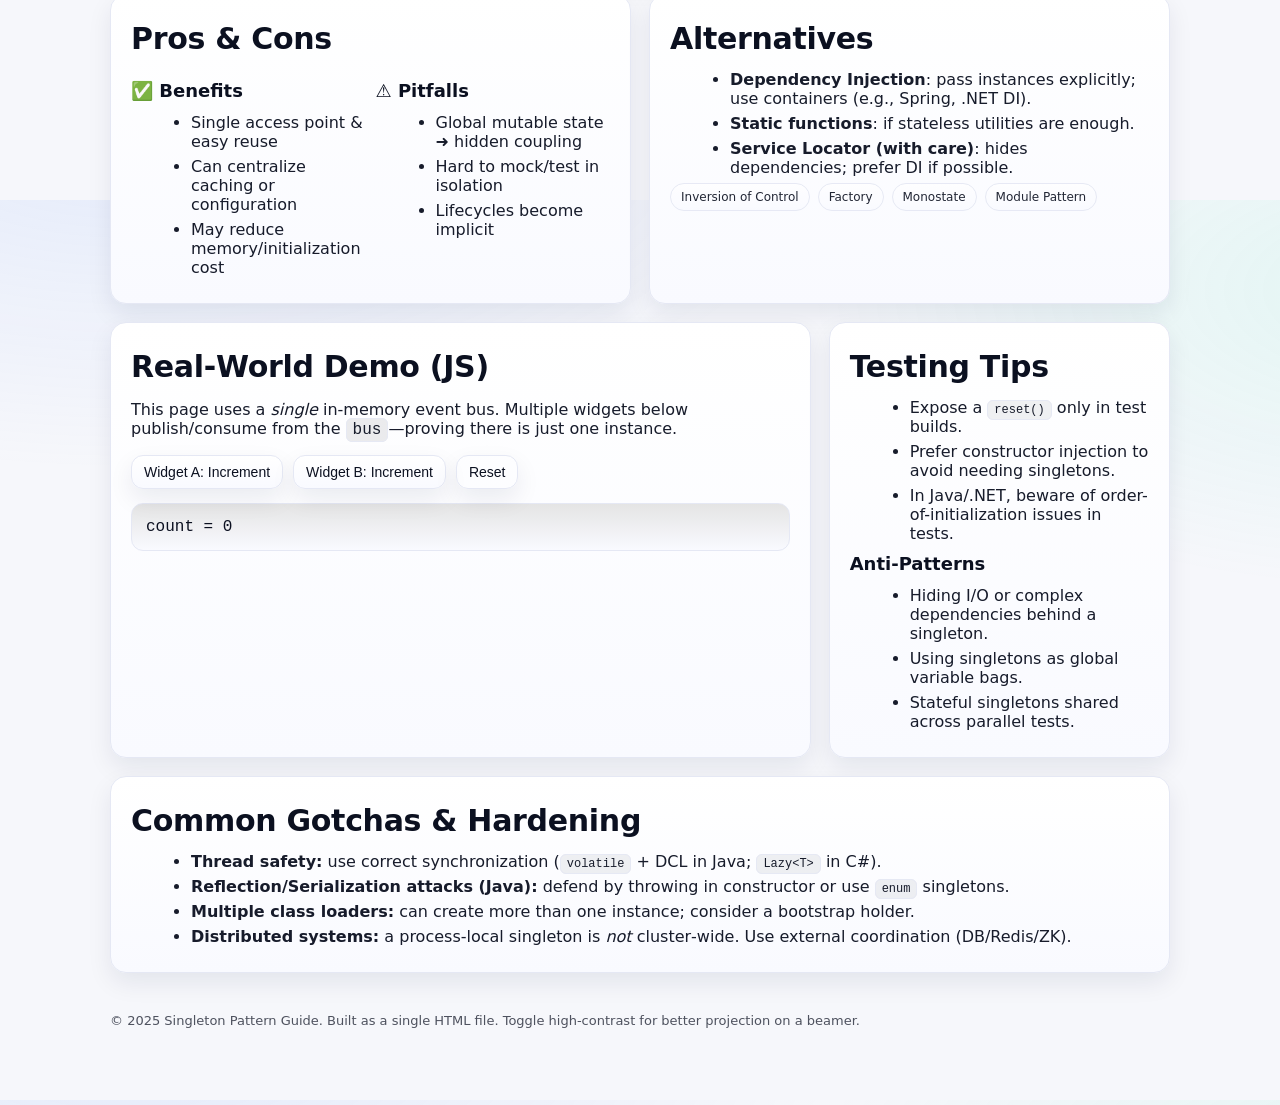
<file: patterns/singleton.html>
<!DOCTYPE html>
<html lang="en">
  <head>
    <meta charset="utf-8" />
    <meta name="viewport" content="width=device-width, initial-scale=1" />
    <title>The Singleton Pattern — A Practical Guide</title>
    <meta
      name="description"
      content="A concise, practical guide to the Singleton design pattern with examples in Java, C#, JavaScript, and Python."
    />
    <style>
      :root {
        --bg: #0b1020;
        --card: #111730;
        --card-2: #0e142a;
        --text: #e9eefc;
        --muted: #a9b2d0;
        --brand: #7aa2ff;
        --accent: #55e6c1;
        --border: #22305f;
        --code: #0a0f22;
        --shadow: 0 10px 30px rgba(0, 0, 0, 0.35);
      }

      @media (prefers-color-scheme: light) {
        :root {
          --bg: #f6f7fb;
          --card: #ffffff;
          --card-2: #f9faff;
          --text: #0b1020;
          --muted: #475070;
          --brand: #2d5bff;
          --accent: #0bb88e;
          --border: #e5e8f4;
          --code: #0b1020;
          --shadow: 0 10px 24px rgba(12, 24, 64, 0.08);
        }
      }

      * {
        box-sizing: border-box;
      }

      html,
      body {
        height: 100%;
      }

      body {
        margin: 0;
        font-family: ui-sans-serif, system-ui, -apple-system, Segoe UI, Roboto,
          Inter, "Helvetica Neue", Arial, "Apple Color Emoji", "Segoe UI Emoji";
        background: radial-gradient(
            1200px 600px at 10% -10%,
            rgba(122, 162, 255, 0.15),
            transparent 60%
          ),
          radial-gradient(
            1000px 500px at 110% 10%,
            rgba(85, 230, 193, 0.12),
            transparent 60%
          ),
          var(--bg);
        color: var(--text);
      }

      .container {
        max-width: 1100px;
        margin: 0 auto;
        padding: 32px 20px 64px;
      }

      header {
        display: grid;
        gap: 14px;
        align-items: start;
        margin-bottom: 26px;
      }

      .title {
        font-size: clamp(28px, 4vw, 48px);
        line-height: 1.1;
        letter-spacing: -0.02em;
      }

      .subtitle {
        color: var(--muted);
        max-width: 70ch;
      }

      .badge {
        display: inline-flex;
        align-items: center;
        gap: 8px;
        font-size: 13px;
        color: var(--brand);
        background: color-mix(in oklab, var(--brand) 12%, transparent);
        border: 1px solid color-mix(in oklab, var(--brand) 35%, var(--border));
        padding: 6px 10px;
        border-radius: 999px;
      }

      .clear-styles {
        color: inherit;
        text-decoration: none;
      }

      .grid {
        display: grid;
        gap: 18px;
        grid-template-columns: repeat(12, 1fr);
      }

      .card {
        grid-column: span 12;
        background: linear-gradient(180deg, var(--card), var(--card-2));
        border: 1px solid var(--border);
        border-radius: 16px;
        box-shadow: var(--shadow);
        padding: 20px;
      }

      @media (min-width: 900px) {
        .card.span-4 {
          grid-column: span 4;
        }

        .card.span-6 {
          grid-column: span 6;
        }

        .card.span-8 {
          grid-column: span 8;
        }

        .card.span-12 {
          grid-column: span 12;
        }
      }

      h2 {
        margin: 6px 0 14px;
        font-size: clamp(22px, 2.6vw, 30px);
        letter-spacing: -0.01em;
      }

      h3 {
        margin: 10px 0 12px;
        font-size: 18px;
        letter-spacing: 0;
      }

      p {
        color: var(--text);
        opacity: 0.95;
      }

      ul {
        margin: 8px 0 0 20px;
        color: var(--text);
        opacity: 0.95;
      }

      li {
        margin: 6px 0;
      }

      .muted {
        color: var(--muted);
      }

      .kbd {
        font-family: ui-monospace, SFMono-Regular, Menlo, Consolas,
          "Liberation Mono", monospace;
        font-size: 12px;
        background: color-mix(in oklab, var(--text) 6%, transparent);
        border: 1px solid var(--border);
        padding: 2px 6px;
        border-radius: 6px;
      }

      pre,
      code {
        font-family: ui-monospace, SFMono-Regular, Menlo, Consolas,
          "Liberation Mono", monospace;
      }

      pre {
        margin: 14px 0;
        padding: 14px;
        border-radius: 12px;
        border: 1px solid var(--border);
        background: linear-gradient(
          180deg,
          color-mix(in oklab, var(--card) 92%, #000 8%),
          var(--card-2)
        );
        overflow: auto;
      }

      code.inline {
        background: color-mix(in oklab, var(--text) 8%, transparent);
        border: 1px solid var(--border);
        padding: 2px 6px;
        border-radius: 6px;
      }

      .toolbar {
        display: flex;
        align-items: center;
        gap: 10px;
      }

      .btn {
        cursor: pointer;
        border: 1px solid var(--border);
        background: linear-gradient(180deg, var(--card), var(--card-2));
        color: var(--text);
        padding: 8px 12px;
        border-radius: 12px;
        box-shadow: var(--shadow);
        font-size: 14px;
      }

      .btn:hover {
        filter: brightness(1.05);
      }

      .btn.ghost {
        background: transparent;
      }

      /* Tabs */
      .tabs {
        display: grid;
        gap: 10px;
      }

      .tablist {
        display: flex;
        flex-wrap: wrap;
        gap: 8px;
      }

      .tab {
        cursor: pointer;
        border: 1px solid var(--border);
        background: linear-gradient(180deg, var(--card), var(--card-2));
        color: var(--muted);
        padding: 8px 12px;
        border-radius: 999px;
        font-size: 13px;
        user-select: none;
      }

      .tab[data-active="true"] {
        color: var(--text);
        outline: 2px solid color-mix(in oklab, var(--brand) 40%, transparent);
      }

      .tabpanel {
        display: none;
      }

      .tabpanel.active {
        display: block;
      }

      .kicker {
        font-size: 12px;
        letter-spacing: 0.12em;
        text-transform: uppercase;
        color: var(--muted);
      }

      .callout {
        border: 1px dashed var(--border);
        background: color-mix(in oklab, var(--brand) 8%, transparent);
        padding: 12px;
        border-radius: 12px;
      }

      footer {
        margin-top: 40px;
        opacity: 0.75;
        font-size: 13px;
        color: var(--muted);
      }

      .diagram {
        width: 100%;
        border-radius: 12px;
        border: 1px solid var(--border);
        background: var(--card-2);
        padding: 6px;
      }

      .pill-list {
        display: flex;
        gap: 8px;
        flex-wrap: wrap;
      }

      .pill {
        font-size: 12px;
        color: var(--text);
        opacity: 0.9;
        border: 1px solid var(--border);
        background: linear-gradient(180deg, var(--card), var(--card-2));
        padding: 6px 10px;
        border-radius: 999px;
      }
    </style>
  </head>

  <body>
    <div class="container">
      <header>
        <span class="badge" aria-label="Design Pattern"
          >Design Pattern • Creational</span
        >
        <h1 class="title">The Singleton Pattern</h1>
        <p class="subtitle">
          Ensure a class has only one instance and provide a global point of
          access to it. Below are practical examples, gotchas, and modern
          alternatives.
        </p>
        <div class="toolbar">
          <button class="btn">
            <a class="clear-styles" href="../index.html">Back Home</a>
          </button>
          <button id="copyLink" class="btn" aria-label="Copy shareable link">
            Copy Link
          </button>
          <button
            id="toggleContrast"
            class="btn ghost"
            aria-label="Toggle high contrast"
          >
            Toggle Contrast
          </button>
        </div>
      </header>

      <section class="grid">
        <article class="card span-8">
          <h2>When to Use</h2>
          <ul>
            <li>
              There must be exactly one instance (e.g., configuration, app-wide
              cache, logger, device manager).
            </li>
            <li>
              Creation is expensive and you want to reuse the same instance.
            </li>
            <li>You need coordinated access to a shared resource.</li>
          </ul>
          <div class="callout" role="note">
            <strong>Warning:</strong> Overusing singletons leads to hidden
            dependencies, hard-to-test code, tight coupling, and global mutable
            state.
          </div>
        </article>

        <aside class="card span-4">
          <h2>Checklist</h2>
          <ul>
            <li>Private constructor (or equivalent restriction)</li>
            <li>Static/Module-level <span class="kbd">instance</span></li>
            <li>Lazy or eager initialization (pick one)</li>
            <li>Thread-safety considered</li>
            <li>Guard against serialization/reflection (where applicable)</li>
          </ul>
        </aside>

        <article class="card span-12">
          <h2>UML Snapshot</h2>
          <svg
            class="diagram"
            viewBox="0 0 820 160"
            xmlns="http://www.w3.org/2000/svg"
            role="img"
            aria-label="UML diagram of Singleton"
          >
            <defs>
              <linearGradient id="g" x1="0" y1="0" x2="1" y2="1">
                <stop offset="0%" stop-color="#7aa2ff" stop-opacity="0.7" />
                <stop offset="100%" stop-color="#55e6c1" stop-opacity="0.7" />
              </linearGradient>
            </defs>
            <rect
              x="20"
              y="20"
              width="300"
              height="120"
              rx="12"
              fill="url(#g)"
              opacity="0.08"
              stroke="currentColor"
            />
            <rect
              x="20"
              y="20"
              width="300"
              height="120"
              rx="12"
              fill="none"
              stroke="currentColor"
            />
            <text x="170" y="42" text-anchor="middle" font-weight="600">
              Singleton
            </text>
            <line x1="20" y1="55" x2="320" y2="55" stroke="currentColor" />
            <text x="30" y="75">- instance: Singleton</text>
            <text x="30" y="95">- Singleton()</text>
            <line x1="20" y1="110" x2="320" y2="110" stroke="currentColor" />
            <text x="30" y="130">+ getInstance(): Singleton</text>

            <rect
              x="420"
              y="20"
              width="380"
              height="120"
              rx="12"
              fill="url(#g)"
              opacity="0.08"
              stroke="currentColor"
            />
            <rect
              x="420"
              y="20"
              width="380"
              height="120"
              rx="12"
              fill="none"
              stroke="currentColor"
            />
            <text x="610" y="42" text-anchor="middle" font-weight="600">
              Client
            </text>
            <line x1="420" y1="55" x2="800" y2="55" stroke="currentColor" />
            <text x="430" y="75">+ use(s: Singleton)</text>
            <line x1="420" y1="110" x2="800" y2="110" stroke="currentColor" />

            <defs>
              <marker
                id="arrow"
                markerWidth="10"
                markerHeight="10"
                refX="6"
                refY="3"
                orient="auto"
                markerUnits="strokeWidth"
              >
                <path d="M0,0 L0,6 L6,3 z" fill="currentColor" />
              </marker>
            </defs>
            <line
              x1="420"
              y1="80"
              x2="320"
              y2="80"
              stroke="currentColor"
              marker-end="url(#arrow)"
            />
          </svg>
        </article>

        <article class="card span-12">
          <h2>Idiomatic Implementations</h2>
          <div class="tabs" id="langTabs">
            <div class="tablist" role="tablist" aria-label="Languages">
              <button
                class="tab"
                role="tab"
                aria-controls="tab-java"
                data-tab="java"
              >
                Java
              </button>
              <button
                class="tab"
                role="tab"
                aria-controls="tab-csharp"
                data-tab="csharp"
              >
                C#
              </button>
              <button
                class="tab"
                role="tab"
                aria-controls="tab-js"
                data-tab="js"
              >
                JavaScript
              </button>
              <button
                class="tab"
                role="tab"
                aria-controls="tab-py"
                data-tab="py"
              >
                Python
              </button>
            </div>

            <section
              class="tabpanel"
              id="tab-java"
              role="tabpanel"
              aria-labelledby="java"
            >
              <h3>Java — Lazy, Thread-Safe (Double-Checked Locking)</h3>
              <pre><code>public final class Config {
  private static volatile Config instance; // volatile is essential
  private Config() { /* ... */ }
  public static Config getInstance() {
    if (instance == null) { // fast path
      synchronized (Config.class) {
        if (instance == null) {
          instance = new Config();
        }
      }
    }
    return instance;
  }
}
</code></pre>
              <p class="muted">
                Alternative: <code class="inline">enum</code>-based singleton is
                simpler and safe against serialization/reflective attacks.
              </p>
              <pre><code>public enum AppRegistry { INSTANCE; /* fields & methods */ }
</code></pre>
            </section>

            <section
              class="tabpanel"
              id="tab-csharp"
              role="tabpanel"
              aria-labelledby="csharp"
            >
              <h3>C# — Best Practice with Lazy&lt;T&gt;</h3>
              <pre><code>public sealed class Registry {
  private static readonly Lazy&lt;Registry&gt; _instance =
      new Lazy&lt;Registry&gt;(() =&gt; new Registry());
  public static Registry Instance =&gt; _instance.Value;
  private Registry() {}
}
</code></pre>
              <p class="muted">Eager alternative:</p>
              <pre><code>public sealed class Eager {
  public static readonly Eager Instance = new Eager();
  private Eager() {}
}
</code></pre>
            </section>

            <section
              class="tabpanel"
              id="tab-js"
              role="tabpanel"
              aria-labelledby="js"
            >
              <h3>JavaScript — Module as Singleton</h3>
              <pre><code>// settings.js (ES module)
const settings = { theme: "dark", locale: "en-US" };
export default settings;
</code></pre>
              <pre><code>// usage
import settings from "./settings.js";
settings.theme = "light"; // same object everywhere it's imported
</code></pre>
              <p class="muted">Or use a class but export a single instance:</p>
              <pre><code>class Bus { /* ... */ }
export const eventBus = new Bus();
</code></pre>
            </section>

            <section
              class="tabpanel"
              id="tab-py"
              role="tabpanel"
              aria-labelledby="py"
            >
              <h3>Python — Module Singleton (Preferred)</h3>
              <pre><code># config.py
HOST = "localhost"
PORT = 5432
</code></pre>
              <pre><code># usage
import config
print(config.PORT)  # the same module object everywhere
</code></pre>
              <p class="muted">If you truly need a class singleton:</p>
              <pre><code>class _OnlyOne:
  _inst = None
  def __new__(cls, *a, **kw):
    if cls._inst is None:
      cls._inst = super().__new__(cls)
    return cls._inst
</code></pre>
            </section>
          </div>
        </article>

        <article class="card span-6">
          <h2>Pros & Cons</h2>
          <div class="grid" style="grid-template-columns: 1fr 1fr; gap: 10px">
            <div>
              <h3>✅ Benefits</h3>
              <ul>
                <li>Single access point & easy reuse</li>
                <li>Can centralize caching or configuration</li>
                <li>May reduce memory/initialization cost</li>
              </ul>
            </div>
            <div>
              <h3>⚠️ Pitfalls</h3>
              <ul>
                <li>Global mutable state ➜ hidden coupling</li>
                <li>Hard to mock/test in isolation</li>
                <li>Lifecycles become implicit</li>
              </ul>
            </div>
          </div>
        </article>

        <article class="card span-6">
          <h2>Alternatives</h2>
          <ul>
            <li>
              <strong>Dependency Injection</strong>: pass instances explicitly;
              use containers (e.g., Spring, .NET DI).
            </li>
            <li>
              <strong>Static functions</strong>: if stateless utilities are
              enough.
            </li>
            <li>
              <strong>Service Locator (with care)</strong>: hides dependencies;
              prefer DI if possible.
            </li>
          </ul>
          <div class="pill-list" aria-label="Related">
            <span class="pill">Inversion of Control</span>
            <span class="pill">Factory</span>
            <span class="pill">Monostate</span>
            <span class="pill">Module Pattern</span>
          </div>
        </article>

        <article class="card span-8">
          <h2>Real‑World Demo (JS)</h2>
          <p>
            This page uses a <em>single</em> in‑memory event bus. Multiple
            widgets below publish/consume from the
            <code class="inline">bus</code>—proving there is just one instance.
          </p>
          <div class="toolbar">
            <button class="btn" id="incA">Widget A: Increment</button>
            <button class="btn" id="incB">Widget B: Increment</button>
            <button class="btn ghost" id="reset">Reset</button>
          </div>
          <pre id="log"><code>count = 0
</code></pre>
        </article>

        <aside class="card span-4">
          <h2>Testing Tips</h2>
          <ul>
            <li>
              Expose a <span class="kbd">reset()</span> only in test builds.
            </li>
            <li>Prefer constructor injection to avoid needing singletons.</li>
            <li>
              In Java/.NET, beware of order-of-initialization issues in tests.
            </li>
          </ul>
          <h3>Anti‑Patterns</h3>
          <ul>
            <li>Hiding I/O or complex dependencies behind a singleton.</li>
            <li>Using singletons as global variable bags.</li>
            <li>Stateful singletons shared across parallel tests.</li>
          </ul>
        </aside>

        <article class="card span-12">
          <h2>Common Gotchas & Hardening</h2>
          <ul>
            <li>
              <strong>Thread safety:</strong> use correct synchronization (<span
                class="kbd"
                >volatile</span
              >
              + DCL in Java; <span class="kbd">Lazy&lt;T&gt;</span> in C#).
            </li>
            <li>
              <strong>Reflection/Serialization attacks (Java):</strong> defend
              by throwing in constructor or use
              <span class="kbd">enum</span> singletons.
            </li>
            <li>
              <strong>Multiple class loaders:</strong> can create more than one
              instance; consider a bootstrap holder.
            </li>
            <li>
              <strong>Distributed systems:</strong> a process‑local singleton is
              <em>not</em> cluster‑wide. Use external coordination
              (DB/Redis/ZK).
            </li>
          </ul>
        </article>
      </section>

      <footer>
        <p>
          © 2025 Singleton Pattern Guide. Built as a single HTML file. Toggle
          high‑contrast for better projection on a beamer.
        </p>
      </footer>
    </div>

    <script>
      // Link copier
      document
        .getElementById("copyLink")
        .addEventListener("click", async () => {
          try {
            await navigator.clipboard.writeText(location.href);
            const btn = document.getElementById("copyLink");
            const old = btn.textContent;
            btn.textContent = "Copied!";
            setTimeout(() => (btn.textContent = old), 1200);
          } catch {}
        });

      // Contrast toggle (temporary CSS override)
      const toggleBtn = document.getElementById("toggleContrast");
      let high = false;
      toggleBtn.addEventListener("click", () => {
        high = !high;
        document.documentElement.style.setProperty(
          "--bg",
          high ? "#05070f" : ""
        );
        document.documentElement.style.setProperty(
          "--card",
          high ? "#0a0f22" : ""
        );
        document.documentElement.style.setProperty(
          "--card-2",
          high ? "#0b1020" : ""
        );
        document.documentElement.style.setProperty(
          "--text",
          high ? "#f2f6ff" : ""
        );
        document.documentElement.style.setProperty(
          "--border",
          high ? "#243463" : ""
        );
      });

      // Tabs logic
      const tabsRoot = document.getElementById("langTabs");
      const tabs = Array.from(tabsRoot.querySelectorAll(".tab"));
      const panels = Array.from(tabsRoot.querySelectorAll(".tabpanel"));
      function activate(id) {
        tabs.forEach((t) => (t.dataset.active = t.dataset.tab === id));
        panels.forEach((p) =>
          p.classList.toggle("active", p.id === "tab-" + id)
        );
      }
      tabs.forEach((t) =>
        t.addEventListener("click", () => activate(t.dataset.tab))
      );
      activate("java");

      // Simple Singleton Demo: event bus & counter shared across widgets
      const Bus = (() => {
        const listeners = new Map();
        return {
          on(event, fn) {
            if (!listeners.has(event)) listeners.set(event, new Set());
            listeners.get(event).add(fn);
            return () => listeners.get(event).delete(fn);
          },
          emit(event, payload) {
            (listeners.get(event) || []).forEach((fn) => fn(payload));
          },
        };
      })(); // module-level singleton bus

      const state = { count: 0 };
      const log = document.getElementById("log");
      function render() {
        log.textContent = `count = ${state.count}\n`;
      }
      Bus.on("inc", () => {
        state.count++;
        render();
      });
      Bus.on("reset", () => {
        state.count = 0;
        render();
      });

      document
        .getElementById("incA")
        .addEventListener("click", () => Bus.emit("inc"));
      document
        .getElementById("incB")
        .addEventListener("click", () => Bus.emit("inc"));
      document
        .getElementById("reset")
        .addEventListener("click", () => Bus.emit("reset"));
    </script>
  </body>
</html>
</file>
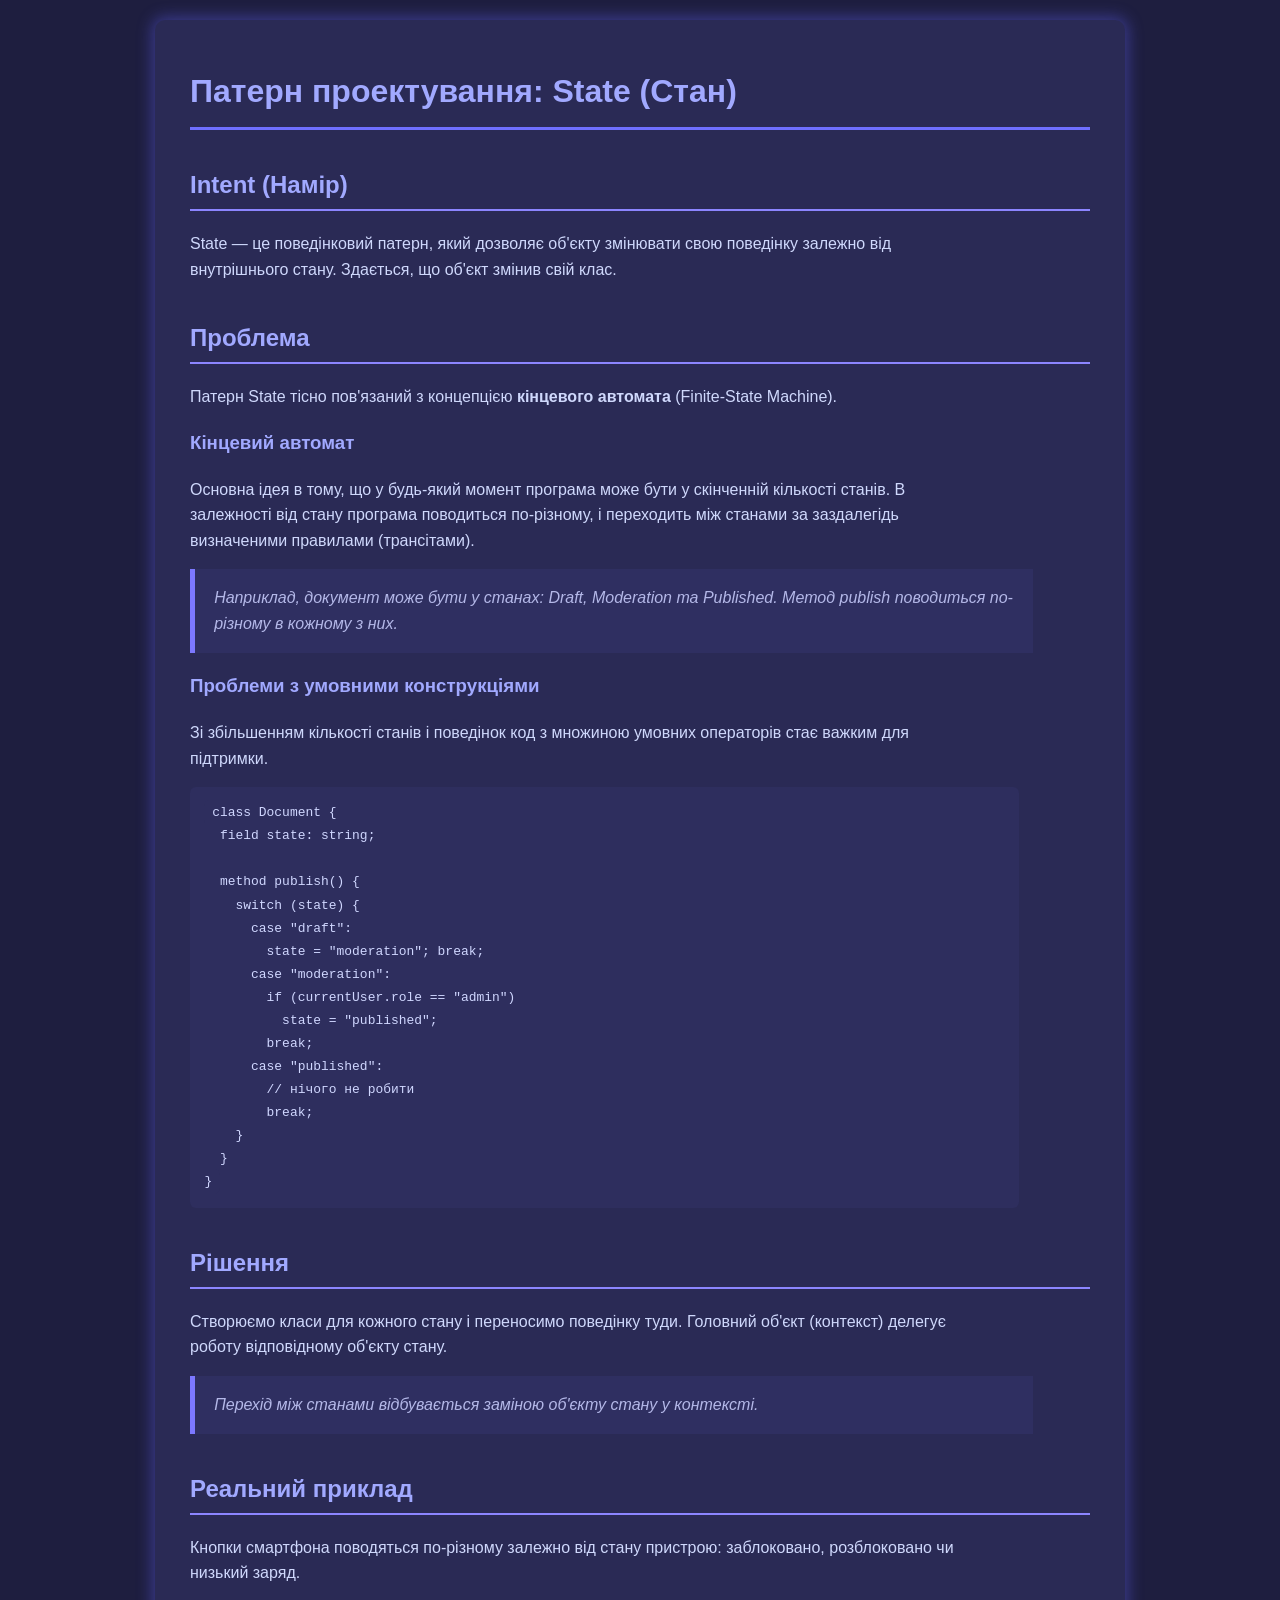
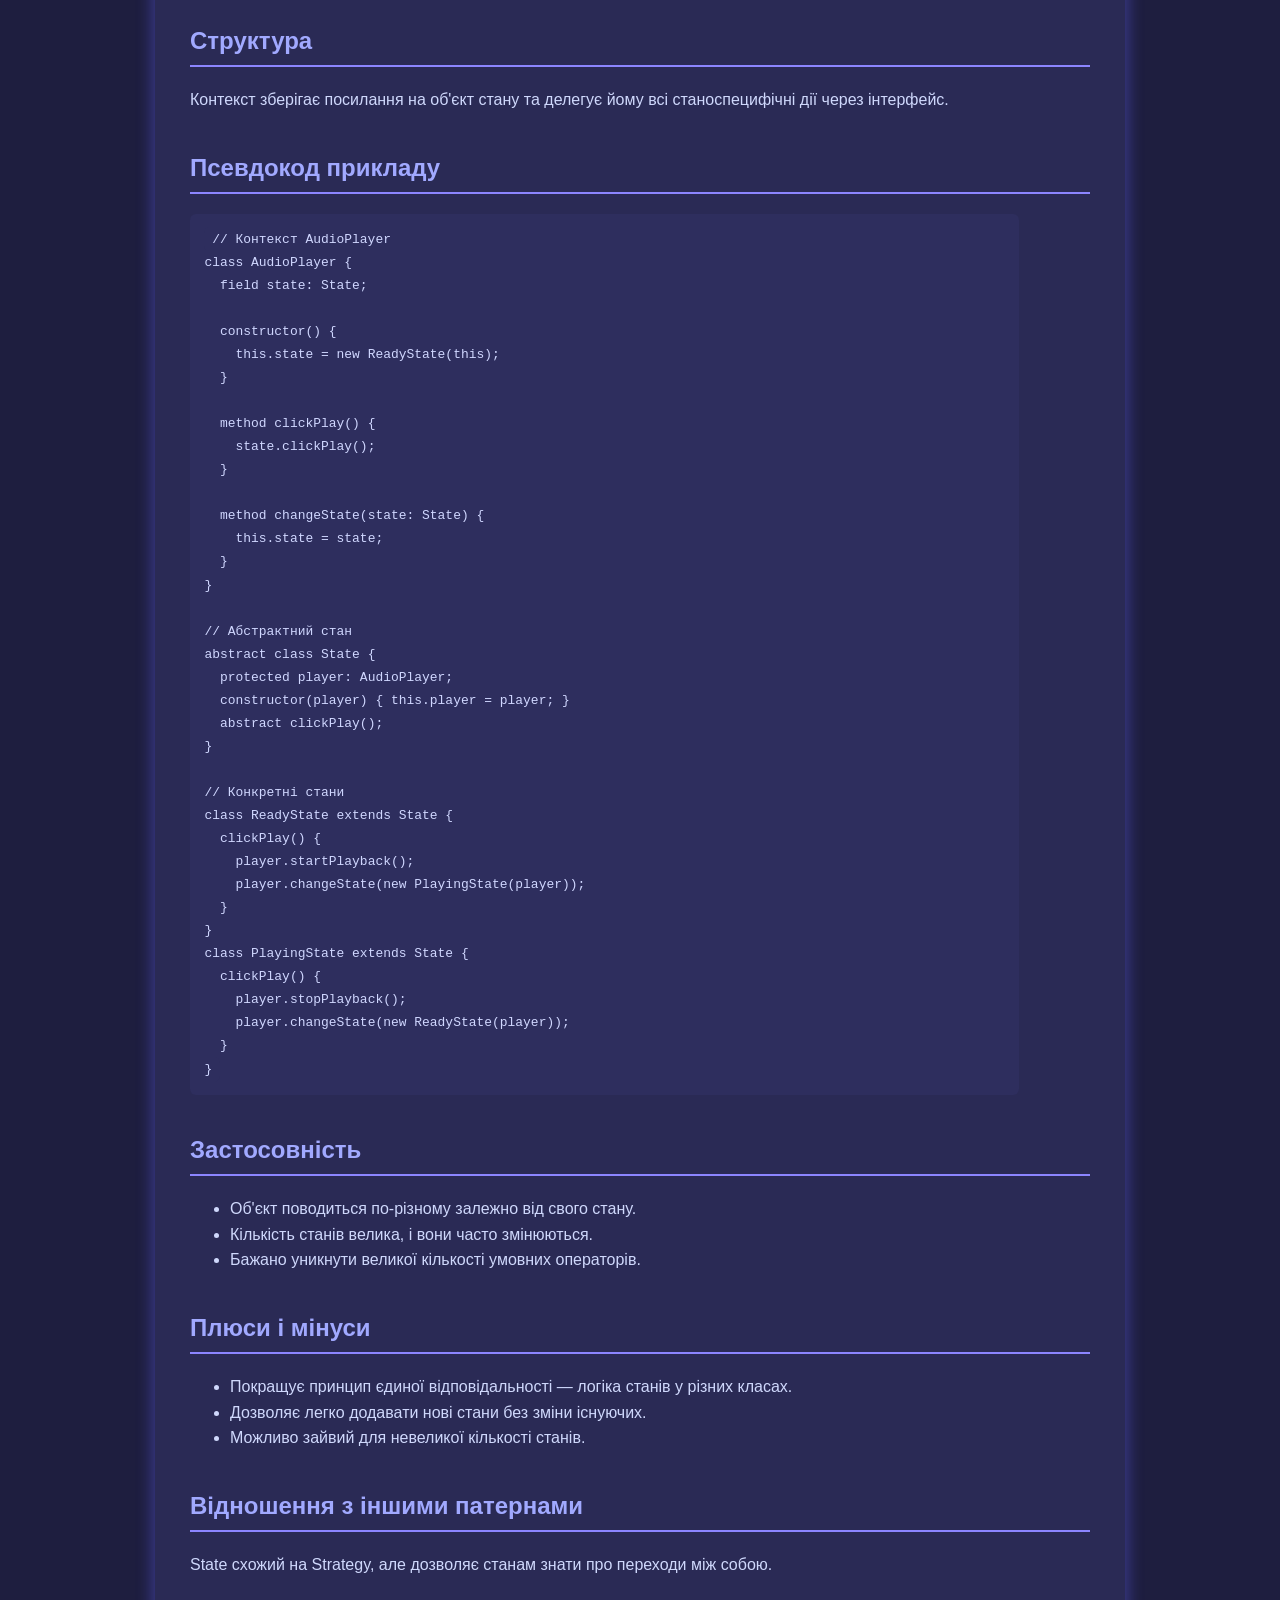
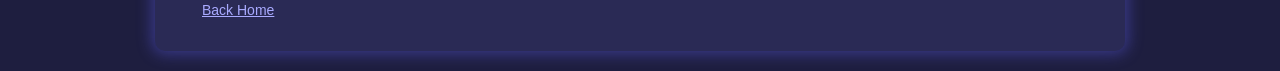
<file: patterns/state.html>
<!DOCTYPE html>
<html lang="uk">
<head>
<meta charset="UTF-8" />
<meta name="viewport" content="width=device-width, initial-scale=1" />
<title>Патерн State (Стан)</title>
<style>
    body {
      font-family: 'Segoe UI', Tahoma, Geneva, Verdana, sans-serif;
      line-height: 1.6;
      margin: 0; padding: 20px;
      background: #1e1e3f;
      color: #cfd8fc;
    }
    h1, h2, h3 {
      color: #a1a9ff;
    }
    h1 {
      border-bottom: 3px solid #6f6fff;
      padding-bottom: 0.3em;
    }
    h2 {
      margin-top: 1.5em;
      border-bottom: 2px solid #8c85ff;
      padding-bottom: 0.2em;
    }
    p {
      max-width: 800px;
    }
    code, pre {
      background: #2e2e5e;
      border-radius: 6px;
      padding: 0.4em 0.6em;
      font-family: Consolas, monospace;
      font-size: 0.9em;
      color: #d0d7ff;
    }
    pre {
      padding: 1em;
      overflow-x: auto;
      max-width: 800px;
      margin: 0.5em 0 1.5em 0;
    }
    ul {
      max-width: 800px;
    }
    blockquote {
      background: #2f2f61;
      border-left: 5px solid #7c78ff;
      margin: 1em 0;
      padding: 1em 1.2em;
      font-style: italic;
      color: #b4b8e8;
      max-width: 800px;
    }
    .container {
      max-width: 900px;
      margin: auto;
      background: #2a2a55;
      padding: 25px 35px;
      box-shadow: 0 0 15px 3px rgba(100, 100, 255, 0.4);
      border-radius: 10px;
    }
    a {
      color: #a9aaff;
    }
    .btn {
        cursor: pointer;
        border: 1px solid var(--border);
        background: linear-gradient(180deg, var(--card), var(--card-2));
        color: var(--text);
        padding: 8px 12px;
        border-radius: 12px;
        box-shadow: var(--shadow);
        font-size: 14px;
      }

      .btn:hover {
        filter: brightness(1.05);
      }

      .btn.ghost {
        background: transparent;
      }
  </style>
</head>
<body>
  <div class="container">
    <h1>Патерн проектування: State (Стан)</h1>
    <h2>Intent (Намір)</h2>
    <p>
      State — це поведінковий патерн, який дозволяє об'єкту змінювати свою поведінку залежно від внутрішнього стану.
      Здається, що об'єкт змінив свій клас.
    </p>

    <h2>Проблема</h2>
    <p>
      Патерн State тісно пов'язаний з концепцією <strong>кінцевого автомата</strong> (Finite-State Machine).
    </p>

    <h3>Кінцевий автомат</h3>
    <p>
      Основна ідея в тому, що у будь-який момент програма може бути у скінченній кількості станів.
      В залежності від стану програма поводиться по-різному, і переходить між станами за заздалегідь визначеними правилами (трансітами).
    </p>

    <blockquote>
      Наприклад, документ може бути у станах: Draft, Moderation та Published. Метод publish поводиться по-різному в кожному з них.
    </blockquote>

    <h3>Проблеми з умовними конструкціями</h3>
    <p>
      Зі збільшенням кількості станів і поведінок код з множиною умовних операторів стає важким для підтримки.
    </p>

    <pre><code>class Document {
  field state: string;

  method publish() {
    switch (state) {
      case "draft":
        state = "moderation"; break;
      case "moderation":
        if (currentUser.role == "admin")
          state = "published";
        break;
      case "published":
        // нічого не робити
        break;
    }
  }
}</code></pre>

    <h2>Рішення</h2>
    <p>
      Створюємо класи для кожного стану і переносимо поведінку туди. Головний об'єкт (контекст) делегує роботу відповідному об'єкту стану.
    </p>

    <blockquote>
      Перехід між станами відбувається заміною об'єкту стану у контексті.
    </blockquote>

    <h2>Реальний приклад</h2>
    <p>
      Кнопки смартфона поводяться по-різному залежно від стану пристрою: заблоковано, розблоковано чи низький заряд.
    </p>

    <h2>Структура</h2>
    <p>
      Контекст зберігає посилання на об'єкт стану та делегує йому всі станоспецифічні дії через інтерфейс.
    </p>

    <h2>Псевдокод прикладу</h2>
    <pre><code>// Контекст AudioPlayer
class AudioPlayer {
  field state: State;
  
  constructor() {
    this.state = new ReadyState(this);
  }
  
  method clickPlay() {
    state.clickPlay();
  }

  method changeState(state: State) {
    this.state = state;
  }
}

// Абстрактний стан
abstract class State {
  protected player: AudioPlayer;
  constructor(player) { this.player = player; }
  abstract clickPlay();
}

// Конкретні стани
class ReadyState extends State {
  clickPlay() {
    player.startPlayback();
    player.changeState(new PlayingState(player));
  }
}
class PlayingState extends State {
  clickPlay() {
    player.stopPlayback();
    player.changeState(new ReadyState(player));
  }
}</code></pre>

    <h2>Застосовність</h2>
    <ul>
      <li>Об'єкт поводиться по-різному залежно від свого стану.</li>
      <li>Кількість станів велика, і вони часто змінюються.</li>
      <li>Бажано уникнути великої кількості умовних операторів.</li>
    </ul>

    <h2>Плюси і мінуси</h2>
    <ul>
      <li>Покращує принцип єдиної відповідальності — логіка станів у різних класах.</li>
      <li>Дозволяє легко додавати нові стани без зміни існуючих.</li>
      <li>Можливо зайвий для невеликої кількості станів.</li>
    </ul>

    <h2>Відношення з іншими патернами</h2>
    <p>
      State схожий на Strategy, але дозволяє станам знати про переходи між собою.
    </p>
    <button class="btn">
        <a class="clear-styles" href="../index.html">Back Home</a>
      </button>
  </div>
  
</body>
</html>
</file>
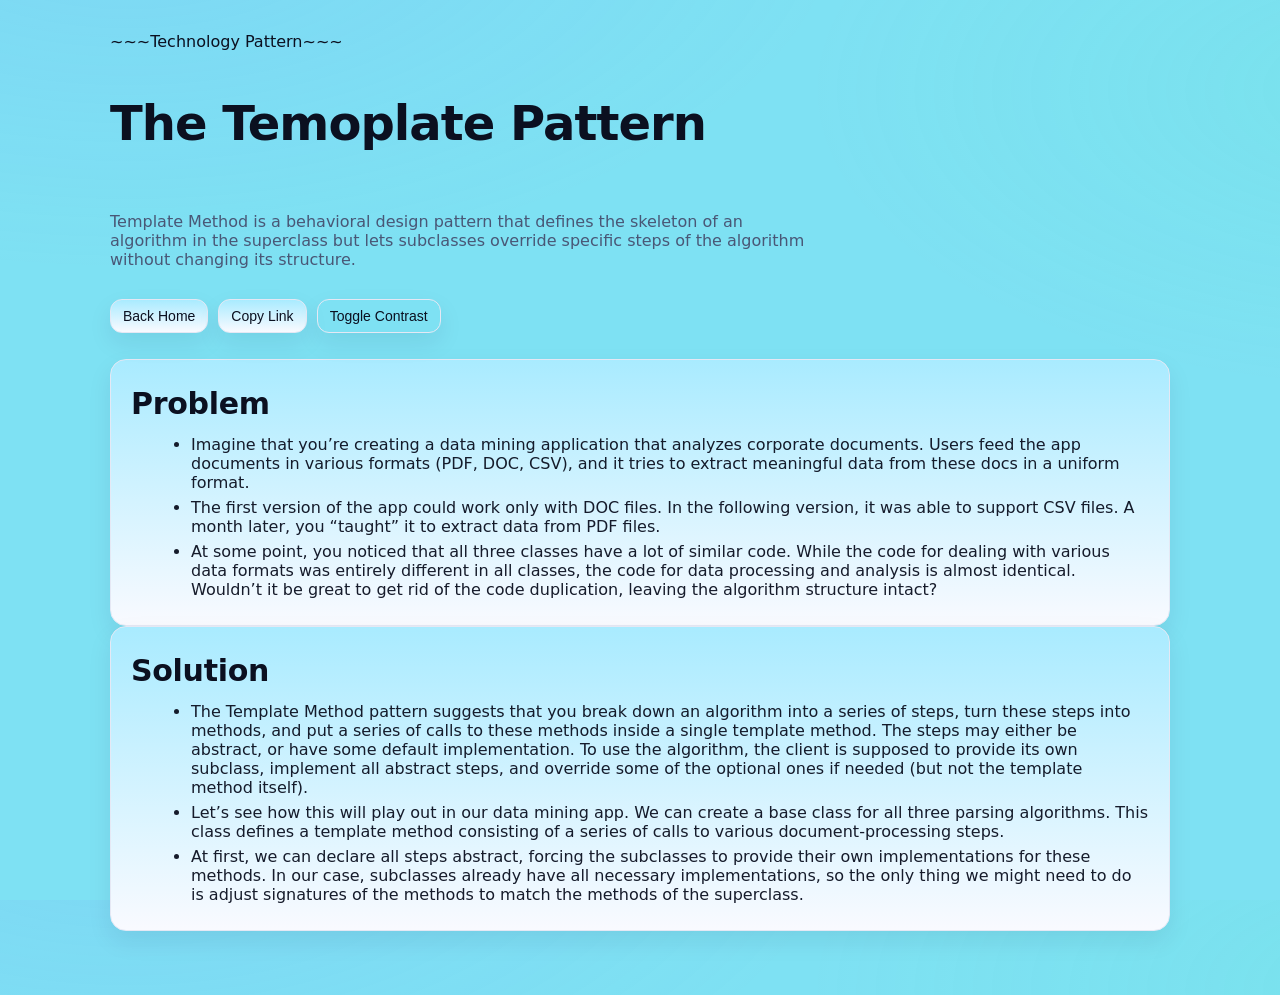
<file: patterns/template.html>
<!DOCTYPE html>
<html lang="en">
<head>
    <meta charset="UTF-8">
    <meta http-equiv="X-UA-Compatible" content="IE=edge">
    <meta name="viewport" content="width=device-width, initial-scale=1.0">
    <title>Temoplate</title>

    <style>
        :root {
          --bg: #3e86e6;
          --card: #147d97;
          --card-2: #193fc9;
          --text: #e9eefc;
          --muted: #8093d3;
          --brand: #7aa2ff;
          --accent: #55e6c1;
          --border: #0930af;
          --code: #5b73d1;
          --shadow: 0 10px 30px rgba(0, 0, 0, 0.35);
        }
  
        @media (prefers-color-scheme: light) {
          :root {
            --bg: #7ee1f3;
            --card: #a9ebff;
            --card-2: #f9faff;
            --text: #0b1020;
            --muted: #475070;
            --brand: #2d5bff;
            --accent: #0bb88e;
            --border: #e5e8f4;
            --code: #0b1020;
            --shadow: 0 10px 24px rgba(12, 24, 64, 0.08);
          }
        }
  
        * {
          box-sizing: border-box;
        }
  
        html,
        body {
          height: 100%;
        }
  
        body {
          margin: 0;
          font-family: ui-sans-serif, system-ui, -apple-system, Segoe UI, Roboto,
            Inter, "Helvetica Neue", Arial, "Apple Color Emoji", "Segoe UI Emoji";
          background: radial-gradient(
              1200px 600px at 10% -10%,
              rgba(122, 162, 255, 0.15),
              transparent 60%
            ),
            radial-gradient(
              1000px 500px at 110% 10%,
              rgba(85, 230, 193, 0.12),
              transparent 60%
            ),
            var(--bg);
          color: var(--text);
        }
  
        .container {
          max-width: 1100px;
          margin: 0 auto;
          padding: 32px 20px 64px;
        }
  
        header {
          display: grid;
          gap: 14px;
          align-items: start;
          margin-bottom: 26px;
        }
  
        .title {
          font-size: clamp(28px, 4vw, 48px);
          line-height: 1.1;
          letter-spacing: -0.02em;
        }
  
        .subtitle {
          color: var(--muted);
          max-width: 70ch;
        }
  
        .badge {
          display: inline-flex;
          align-items: center;
          gap: 8px;
          font-size: 13px;
          color: var(--brand);
          background: color-mix(in oklab, var(--brand) 12%, transparent);
          border: 1px solid color-mix(in oklab, var(--brand) 35%, var(--border));
          padding: 6px 10px;
          border-radius: 999px;
        }
  
        .clear-styles {
          color: inherit;
          text-decoration: none;
        }
  
        .grid {
          display: grid;
          gap: 18px;
          grid-template-columns: repeat(12, 1fr);
        }
  
        .card {
          grid-column: span 12;
          background: linear-gradient(180deg, var(--card), var(--card-2));
          border: 1px solid var(--border);
          border-radius: 16px;
          box-shadow: var(--shadow);
          padding: 20px;
        }
  
        @media (min-width: 900px) {
          .card.span-4 {
            grid-column: span 4;
          }
  
          .card.span-6 {
            grid-column: span 6;
          }
  
          .card.span-8 {
            grid-column: span 8;
          }
  
          .card.span-12 {
            grid-column: span 12;
          }
        }
  
        h2 {
          margin: 6px 0 14px;
          font-size: clamp(22px, 2.6vw, 30px);
          letter-spacing: -0.01em;
        }
  
        h3 {
          margin: 10px 0 12px;
          font-size: 18px;
          letter-spacing: 0;
        }
  
        p {
          color: var(--text);
          opacity: 0.95;
        }
  
        ul {
          margin: 8px 0 0 20px;
          color: var(--text);
          opacity: 0.95;
        }
  
        li {
          margin: 6px 0;
        }
  
        .muted {
          color: var(--muted);
        }
  
        .kbd {
          font-family: ui-monospace, SFMono-Regular, Menlo, Consolas,
            "Liberation Mono", monospace;
          font-size: 12px;
          background: color-mix(in oklab, var(--text) 6%, transparent);
          border: 1px solid var(--border);
          padding: 2px 6px;
          border-radius: 6px;
        }
  
        pre,
        code {
          font-family: ui-monospace, SFMono-Regular, Menlo, Consolas,
            "Liberation Mono", monospace;
        }
  
        pre {
          margin: 14px 0;
          padding: 14px;
          border-radius: 12px;
          border: 1px solid var(--border);
          background: linear-gradient(
            180deg,
            color-mix(in oklab, var(--card) 92%, #000 8%),
            var(--card-2)
          );
          overflow: auto;
        }
  
        code.inline {
          background: color-mix(in oklab, var(--text) 8%, transparent);
          border: 1px solid var(--border);
          padding: 2px 6px;
          border-radius: 6px;
        }
  
        .toolbar {
          display: flex;
          align-items: center;
          gap: 10px;
        }
  
        .btn {
          cursor: pointer;
          border: 1px solid var(--border);
          background: linear-gradient(180deg, var(--card), var(--card-2));
          color: var(--text);
          padding: 8px 12px;
          border-radius: 12px;
          box-shadow: var(--shadow);
          font-size: 14px;
        }
  
        .btn:hover {
          filter: brightness(1.05);
        }
  
        .btn.ghost {
          background: transparent;
        }
  
        /* Tabs */
        .tabs {
          display: grid;
          gap: 10px;
        }
  
        .tablist {
          display: flex;
          flex-wrap: wrap;
          gap: 8px;
        }
  
        .tab {
          cursor: pointer;
          border: 1px solid var(--border);
          background: linear-gradient(180deg, var(--card), var(--card-2));
          color: var(--muted);
          padding: 8px 12px;
          border-radius: 999px;
          font-size: 13px;
          user-select: none;
        }
  
        .tab[data-active="true"] {
          color: var(--text);
          outline: 2px solid color-mix(in oklab, var(--brand) 40%, transparent);
        }
  
        .tabpanel {
          display: none;
        }
  
        .tabpanel.active {
          display: block;
        }
  
        .kicker {
          font-size: 12px;
          letter-spacing: 0.12em;
          text-transform: uppercase;
          color: var(--muted);
        }
  
        .callout {
          border: 1px dashed var(--border);
          background: color-mix(in oklab, var(--brand) 8%, transparent);
          padding: 12px;
          border-radius: 12px;
        }
  
        footer {
          margin-top: 40px;
          opacity: 0.75;
          font-size: 13px;
          color: var(--muted);
        }
  
        .diagram {
          width: 100%;
          border-radius: 12px;
          border: 1px solid var(--border);
          background: var(--card-2);
          padding: 6px;
        }
  
        .pill-list {
          display: flex;
          gap: 8px;
          flex-wrap: wrap;
        }
  
        .pill {
          font-size: 12px;
          color: var(--text);
          opacity: 0.9;
          border: 1px solid var(--border);
          background: linear-gradient(180deg, var(--card), var(--card-2));
          padding: 6px 10px;
          border-radius: 999px;
        }
      </style>
</head>
<body>
    <div class="container">
        <header>
          <span aria-label="Design Pattern"
            >~~~Technology Pattern~~~</span
          >
          <h1 class="title">The Temoplate Pattern</h1>
          <p class="subtitle">
            Template Method is a behavioral design pattern that defines the skeleton of an algorithm in the superclass but lets subclasses override specific steps of the algorithm without changing its structure.
          </p>
          <div class="toolbar">
            <button class="btn">
              <a class="clear-styles" href="../index.html">Back Home</a>
            </button>
            <button id="copyLink" class="btn" aria-label="Copy shareable link">
              Copy Link
            </button>
            <button
              id="toggleContrast"
              class="btn ghost"
              aria-label="Toggle high contrast"
            >
              Toggle Contrast
            </button>
          </div>
        </header>

        <article class="card span-8">
            <h2>Problem</h2>
            <ul>
              <li>
                Imagine that you’re creating a data mining application that analyzes corporate documents. Users feed the app documents in various formats (PDF, DOC, CSV), and it tries to extract meaningful data from these docs in a uniform format.
              </li>
              <li>
                The first version of the app could work only with DOC files. In the following version, it was able to support CSV files. A month later, you “taught” it to extract data from PDF files.
              </li>
              <li>At some point, you noticed that all three classes have a lot of similar code. While the code for dealing with various data formats was entirely different in all classes, the code for data processing and analysis is almost identical. Wouldn’t it be great to get rid of the code duplication, leaving the algorithm structure intact?</li>
            </ul>
                      
        </article>
        
        <article class="card span-8">
            <h2>Solution</h2>
            <ul>
              <li>
                The Template Method pattern suggests that you break down an algorithm into a series of steps, turn these steps into methods, and put a series of calls to these methods inside a single template method. The steps may either be abstract, or have some default implementation. To use the algorithm, the client is supposed to provide its own subclass, implement all abstract steps, and override some of the optional ones if needed (but not the template method itself).
              </li>
              <li>
                Let’s see how this will play out in our data mining app. We can create a base class for all three parsing algorithms. This class defines a template method consisting of a series of calls to various document-processing steps.


              </li>
              <li>At first, we can declare all steps abstract, forcing the subclasses to provide their own implementations for these methods. In our case, subclasses already have all necessary implementations, so the only thing we might need to do is adjust signatures of the methods to match the methods of the superclass.</li>
            </ul>
           
          </article>
  
          <script>
            // Link copier
            document
              .getElementById("copyLink")
              .addEventListener("click", async () => {
                try {
                  await navigator.clipboard.writeText(location.href);
                  const btn = document.getElementById("copyLink");
                  const old = btn.textContent;
                  btn.textContent = "Copied!";
                  setTimeout(() => (btn.textContent = old), 1200);
                } catch {}
              });
      
            // Contrast toggle (temporary CSS override)
            const toggleBtn = document.getElementById("toggleContrast");
            let high = false;
            toggleBtn.addEventListener("click", () => {
              high = !high;
              document.documentElement.style.setProperty(
                "--bg",
                high ? "#05070f" : ""
              );
              document.documentElement.style.setProperty(
                "--card",
                high ? "#0a0f22" : ""
              );
              document.documentElement.style.setProperty(
                "--card-2",
                high ? "#0b1020" : ""
              );
              document.documentElement.style.setProperty(
                "--text",
                high ? "#f2f6ff" : ""
              );
              document.documentElement.style.setProperty(
                "--border",
                high ? "#243463" : ""
              );
            });
      
            // Tabs logic
            const tabsRoot = document.getElementById("langTabs");
            const tabs = Array.from(tabsRoot.querySelectorAll(".tab"));
            const panels = Array.from(tabsRoot.querySelectorAll(".tabpanel"));
            function activate(id) {
              tabs.forEach((t) => (t.dataset.active = t.dataset.tab === id));
              panels.forEach((p) =>
                p.classList.toggle("active", p.id === "tab-" + id)
              );
            }
            tabs.forEach((t) =>
              t.addEventListener("click", () => activate(t.dataset.tab))
            );
            activate("java");
      
            // Simple Singleton Demo: event bus & counter shared across widgets
            const Bus = (() => {
              const listeners = new Map();
              return {
                on(event, fn) {
                  if (!listeners.has(event)) listeners.set(event, new Set());
                  listeners.get(event).add(fn);
                  return () => listeners.get(event).delete(fn);
                },
                emit(event, payload) {
                  (listeners.get(event) || []).forEach((fn) => fn(payload));
                },
              };
            })(); // module-level singleton bus
      
            const state = { count: 0 };
            const log = document.getElementById("log");
            function render() {
              log.textContent = `count = ${state.count}\n`;
            }
            Bus.on("inc", () => {
              state.count++;
              render();
            });
            Bus.on("reset", () => {
              state.count = 0;
              render();
            });
      
            document
              .getElementById("incA")
              .addEventListener("click", () => Bus.emit("inc"));
            document
              .getElementById("incB")
              .addEventListener("click", () => Bus.emit("inc"));
            document
              .getElementById("reset")
              .addEventListener("click", () => Bus.emit("reset"));
          </script>
</body>
</html>
</file>
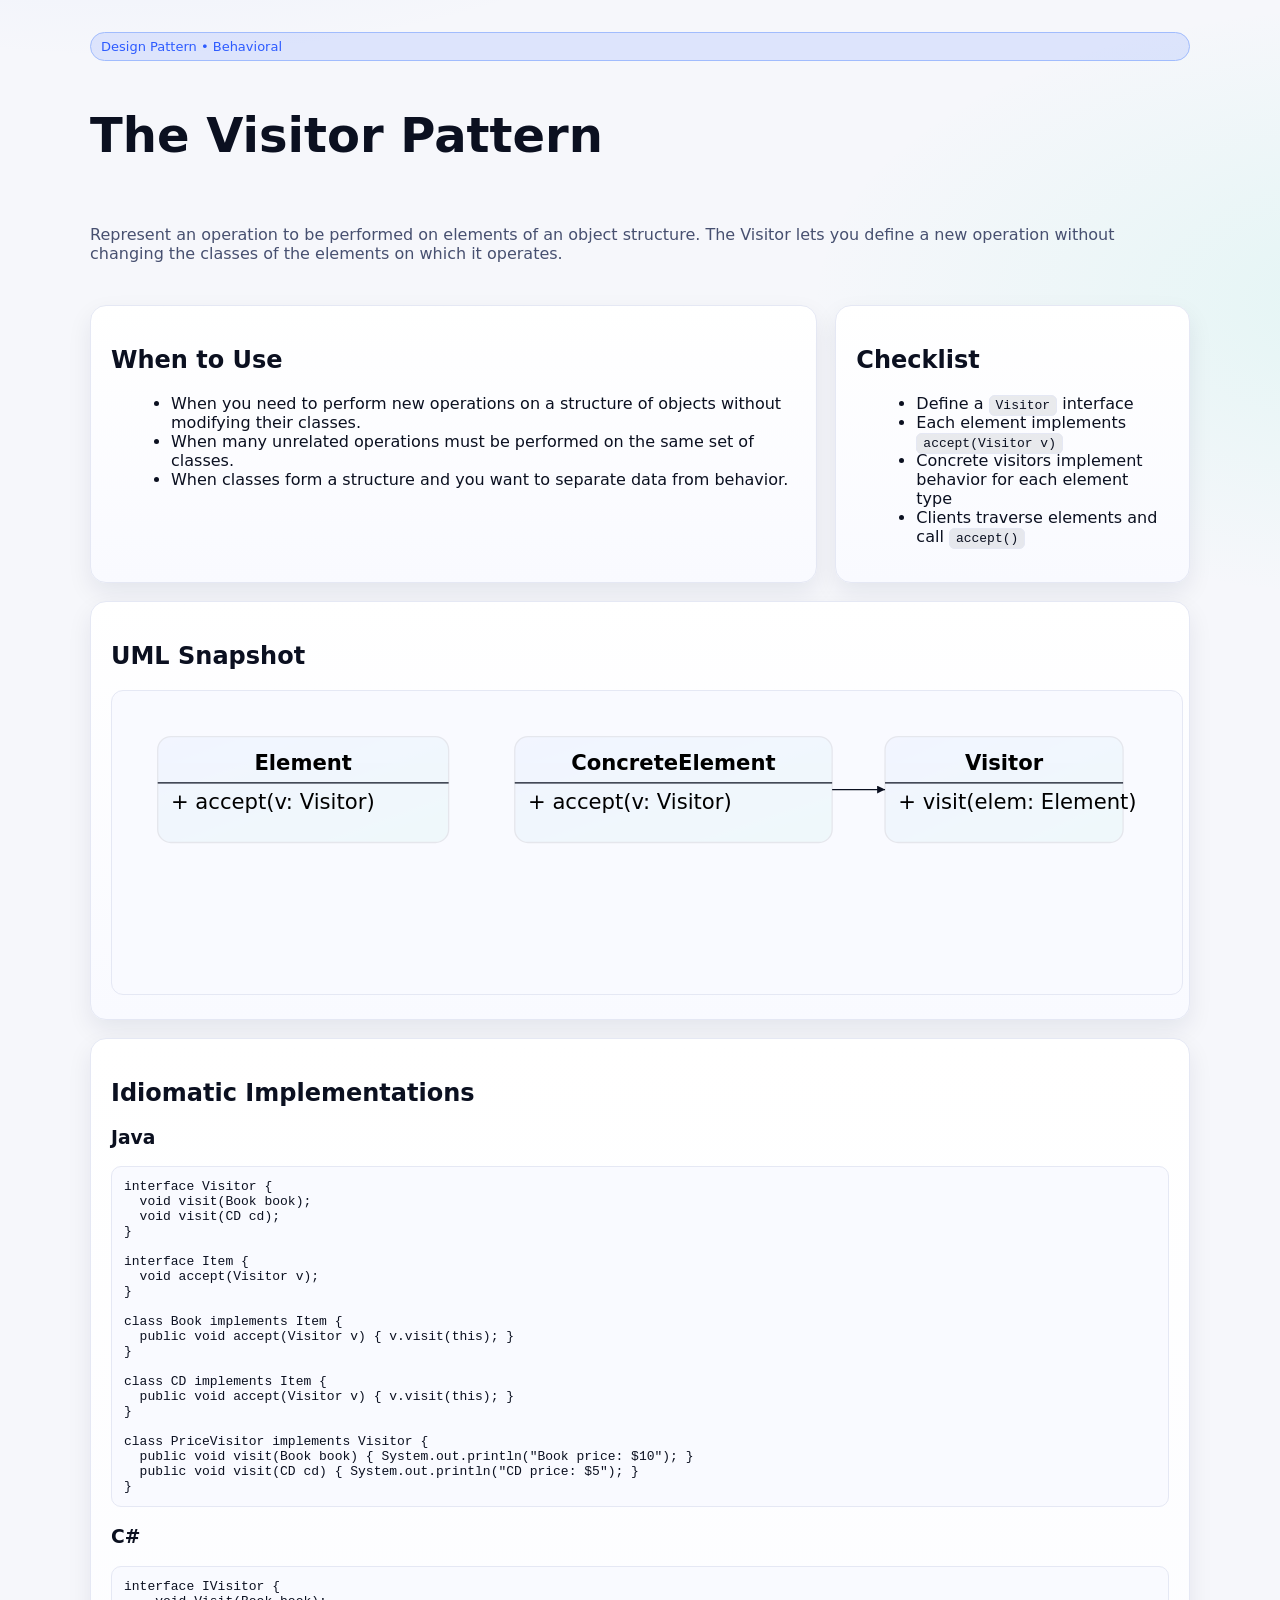
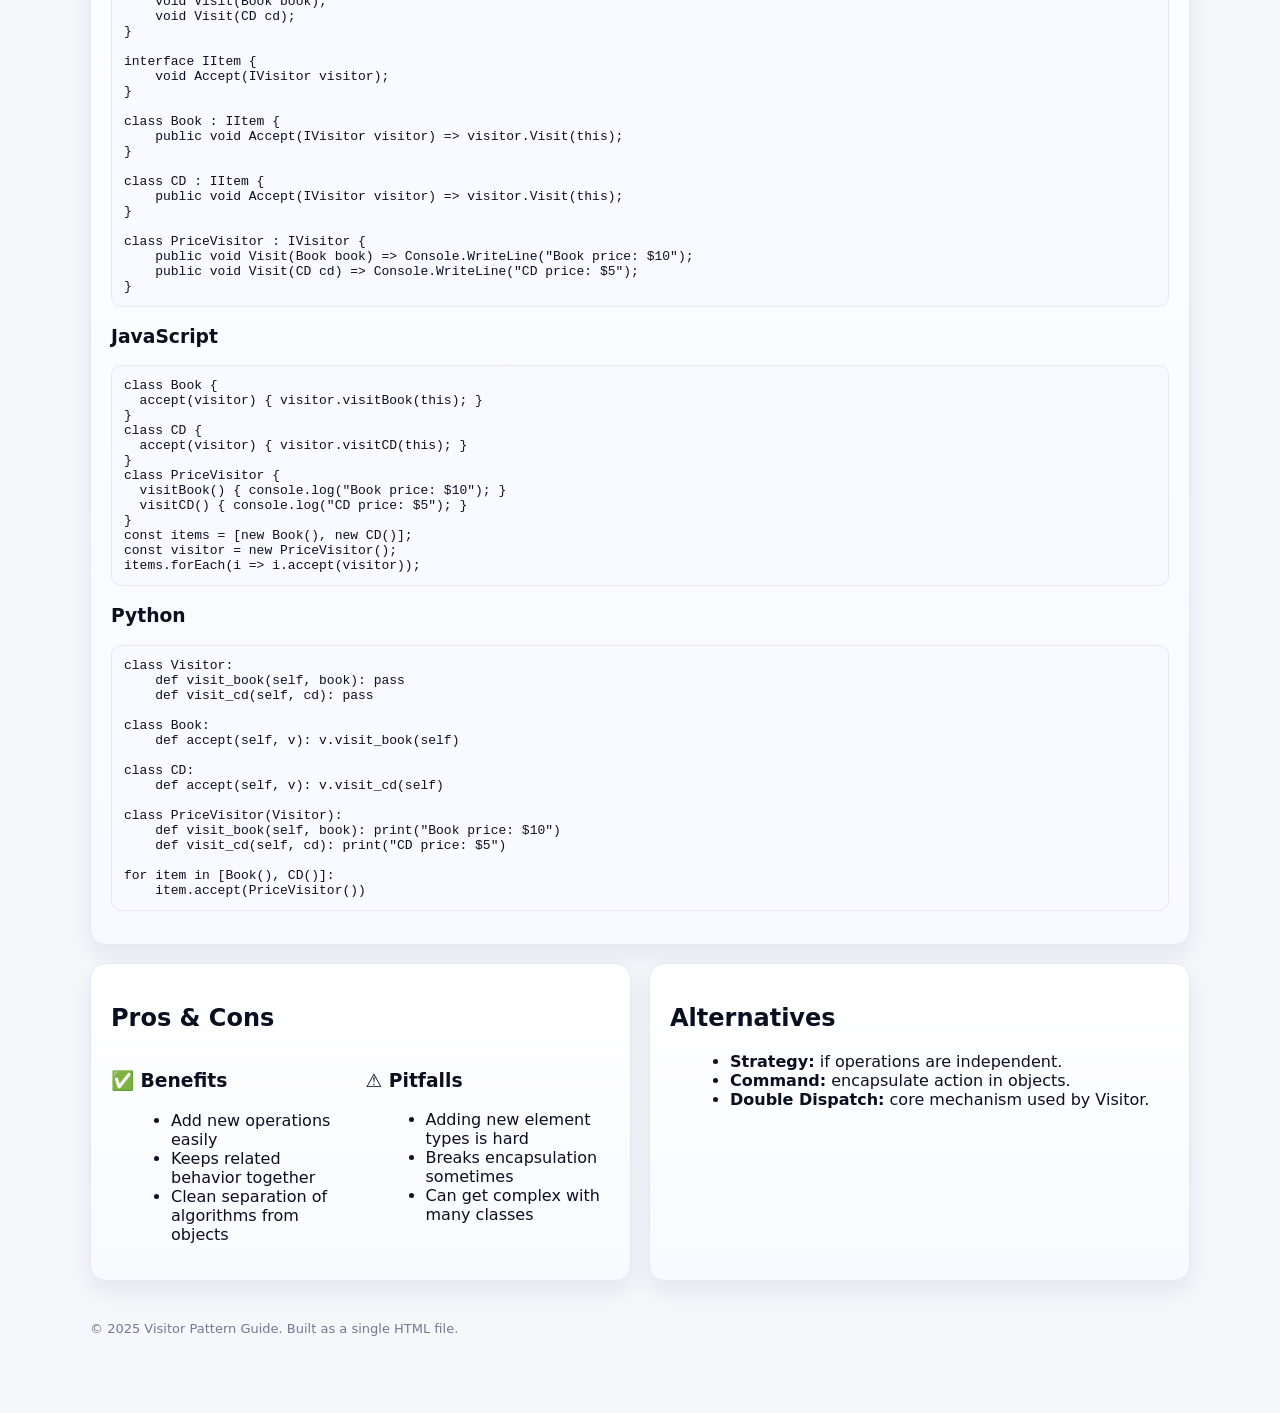
<file: patterns/Visitor.html>
<!DOCTYPE html>
<html lang="en">
  <head>
    <meta charset="utf-8" />
    <meta name="viewport" content="width=device-width, initial-scale=1" />
    <title>The Visitor Pattern — A Practical Guide</title>
    <meta
      name="description"
      content="A concise, practical guide to the Visitor design pattern with examples in Java, C#, JavaScript, and Python."
    />
    <style>
      /* ---- base styles (copied from your Singleton example) ---- */
      :root {
        --bg: #0b1020;
        --card: #111730;
        --card-2: #0e142a;
        --text: #e9eefc;
        --muted: #a9b2d0;
        --brand: #7aa2ff;
        --accent: #55e6c1;
        --border: #22305f;
        --shadow: 0 10px 30px rgba(0, 0, 0, 0.35);
      }
      @media (prefers-color-scheme: light) {
        :root {
          --bg: #f6f7fb;
          --card: #ffffff;
          --card-2: #f9faff;
          --text: #0b1020;
          --muted: #475070;
          --brand: #2d5bff;
          --accent: #0bb88e;
          --border: #e5e8f4;
          --code: #0b1020;
          --shadow: 0 10px 24px rgba(12, 24, 64, 0.08);
        }
      }
      body {
        margin: 0;
        font-family: system-ui, sans-serif;
        background: radial-gradient(
            1200px 600px at 10% -10%,
            rgba(122, 162, 255, 0.15),
            transparent 60%
          ),
          radial-gradient(
            1000px 500px at 110% 10%,
            rgba(85, 230, 193, 0.12),
            transparent 60%
          ),
          var(--bg);
        color: var(--text);
      }
      .container {
        max-width: 1100px;
        margin: 0 auto;
        padding: 32px 20px 64px;
      }
      header {
        display: grid;
        gap: 14px;
        margin-bottom: 26px;
      }
      .title {
        font-size: clamp(28px, 4vw, 48px);
      }
      .subtitle {
        color: var(--muted);
      }
      .badge {
        display: inline-flex;
        align-items: center;
        gap: 8px;
        font-size: 13px;
        color: var(--brand);
        background: color-mix(in oklab, var(--brand) 12%, transparent);
        border: 1px solid color-mix(in oklab, var(--brand) 35%, var(--border));
        padding: 6px 10px;
        border-radius: 999px;
      }
      .grid {
        display: grid;
        gap: 18px;
        grid-template-columns: repeat(12, 1fr);
      }
      .card {
        grid-column: span 12;
        background: linear-gradient(180deg, var(--card), var(--card-2));
        border: 1px solid var(--border);
        border-radius: 16px;
        box-shadow: var(--shadow);
        padding: 20px;
      }
      @media (min-width: 900px) {
        .card.span-4 {
          grid-column: span 4;
        }
        .card.span-6 {
          grid-column: span 6;
        }
        .card.span-8 {
          grid-column: span 8;
        }
      }
      pre {
        background: var(--card-2);
        border: 1px solid var(--border);
        padding: 12px;
        border-radius: 10px;
        overflow: auto;
      }
      code.inline {
        background: color-mix(in oklab, var(--text) 8%, transparent);
        border: 1px solid var(--border);
        padding: 2px 6px;
        border-radius: 6px;
      }
      ul {
        margin-left: 20px;
      }
      .muted {
        color: var(--muted);
      }
      footer {
        margin-top: 40px;
        opacity: 0.75;
        font-size: 13px;
        color: var(--muted);
      }
      .diagram {
        width: 100%;
        border-radius: 12px;
        border: 1px solid var(--border);
        background: var(--card-2);
        padding: 6px;
      }
    </style>
  </head>

  <body>
    <div class="container">
      <header>
        <span class="badge">Design Pattern • Behavioral</span>
        <h1 class="title">The Visitor Pattern</h1>
        <p class="subtitle">
          Represent an operation to be performed on elements of an object
          structure. The Visitor lets you define a new operation without
          changing the classes of the elements on which it operates.
        </p>
      </header>

      <section class="grid">
        <article class="card span-8">
          <h2>When to Use</h2>
          <ul>
            <li>
              When you need to perform new operations on a structure of objects
              without modifying their classes.
            </li>
            <li>
              When many unrelated operations must be performed on the same set
              of classes.
            </li>
            <li>
              When classes form a structure and you want to separate data from
              behavior.
            </li>
          </ul>
        </article>

        <aside class="card span-4">
          <h2>Checklist</h2>
          <ul>
            <li>Define a <code class="inline">Visitor</code> interface</li>
            <li>
              Each element implements
              <code class="inline">accept(Visitor v)</code>
            </li>
            <li>
              Concrete visitors implement behavior for each element type
            </li>
            <li>
              Clients traverse elements and call
              <code class="inline">accept()</code>
            </li>
          </ul>
        </aside>

        <article class="card span-12">
          <h2>UML Snapshot</h2>
          <svg
            class="diagram"
            viewBox="0 0 800 220"
            xmlns="http://www.w3.org/2000/svg"
          >
            <defs>
              <linearGradient id="g" x1="0" y1="0" x2="1" y2="1">
                <stop offset="0%" stop-color="#7aa2ff" stop-opacity="0.7" />
                <stop offset="100%" stop-color="#55e6c1" stop-opacity="0.7" />
              </linearGradient>
              <marker
                id="arrow"
                markerWidth="10"
                markerHeight="10"
                refX="6"
                refY="3"
                orient="auto"
              >
                <path d="M0,0 L0,6 L6,3 z" fill="currentColor" />
              </marker>
            </defs>
            <rect
              x="30"
              y="30"
              width="220"
              height="80"
              rx="10"
              fill="url(#g)"
              opacity="0.08"
              stroke="currentColor"
            />
            <text x="140" y="55" text-anchor="middle" font-weight="600">
              Element
            </text>
            <line x1="30" y1="65" x2="250" y2="65" stroke="currentColor" />
            <text x="40" y="85">+ accept(v: Visitor)</text>

            <rect
              x="300"
              y="30"
              width="240"
              height="80"
              rx="10"
              fill="url(#g)"
              opacity="0.08"
              stroke="currentColor"
            />
            <text x="420" y="55" text-anchor="middle" font-weight="600">
              ConcreteElement
            </text>
            <line x1="300" y1="65" x2="540" y2="65" stroke="currentColor" />
            <text x="310" y="85">+ accept(v: Visitor)</text>

            <rect
              x="580"
              y="30"
              width="180"
              height="80"
              rx="10"
              fill="url(#g)"
              opacity="0.08"
              stroke="currentColor"
            />
            <text x="670" y="55" text-anchor="middle" font-weight="600">
              Visitor
            </text>
            <line x1="580" y1="65" x2="760" y2="65" stroke="currentColor" />
            <text x="590" y="85">+ visit(elem: Element)</text>

            <line
              x1="540"
              y1="70"
              x2="580"
              y2="70"
              stroke="currentColor"
              marker-end="url(#arrow)"
            />
          </svg>
        </article>

        <article class="card span-12">
          <h2>Idiomatic Implementations</h2>

          <h3>Java</h3>
          <pre><code>interface Visitor {
  void visit(Book book);
  void visit(CD cd);
}

interface Item {
  void accept(Visitor v);
}

class Book implements Item {
  public void accept(Visitor v) { v.visit(this); }
}

class CD implements Item {
  public void accept(Visitor v) { v.visit(this); }
}

class PriceVisitor implements Visitor {
  public void visit(Book book) { System.out.println("Book price: $10"); }
  public void visit(CD cd) { System.out.println("CD price: $5"); }
}
</code></pre>

          <h3>C#</h3>
          <pre><code>interface IVisitor {
    void Visit(Book book);
    void Visit(CD cd);
}

interface IItem {
    void Accept(IVisitor visitor);
}

class Book : IItem {
    public void Accept(IVisitor visitor) => visitor.Visit(this);
}

class CD : IItem {
    public void Accept(IVisitor visitor) => visitor.Visit(this);
}

class PriceVisitor : IVisitor {
    public void Visit(Book book) => Console.WriteLine("Book price: $10");
    public void Visit(CD cd) => Console.WriteLine("CD price: $5");
}
</code></pre>

          <h3>JavaScript</h3>
          <pre><code>class Book {
  accept(visitor) { visitor.visitBook(this); }
}
class CD {
  accept(visitor) { visitor.visitCD(this); }
}
class PriceVisitor {
  visitBook() { console.log("Book price: $10"); }
  visitCD() { console.log("CD price: $5"); }
}
const items = [new Book(), new CD()];
const visitor = new PriceVisitor();
items.forEach(i => i.accept(visitor));
</code></pre>

          <h3>Python</h3>
          <pre><code>class Visitor:
    def visit_book(self, book): pass
    def visit_cd(self, cd): pass

class Book:
    def accept(self, v): v.visit_book(self)

class CD:
    def accept(self, v): v.visit_cd(self)

class PriceVisitor(Visitor):
    def visit_book(self, book): print("Book price: $10")
    def visit_cd(self, cd): print("CD price: $5")

for item in [Book(), CD()]:
    item.accept(PriceVisitor())
</code></pre>
        </article>

        <article class="card span-6">
          <h2>Pros & Cons</h2>
          <div class="grid" style="grid-template-columns: 1fr 1fr; gap: 10px">
            <div>
              <h3>✅ Benefits</h3>
              <ul>
                <li>Add new operations easily</li>
                <li>Keeps related behavior together</li>
                <li>Clean separation of algorithms from objects</li>
              </ul>
            </div>
            <div>
              <h3>⚠️ Pitfalls</h3>
              <ul>
                <li>Adding new element types is hard</li>
                <li>Breaks encapsulation sometimes</li>
                <li>Can get complex with many classes</li>
              </ul>
            </div>
          </div>
        </article>

        <article class="card span-6">
          <h2>Alternatives</h2>
          <ul>
            <li><strong>Strategy:</strong> if operations are independent.</li>
            <li><strong>Command:</strong> encapsulate action in objects.</li>
            <li>
              <strong>Double Dispatch:</strong> core mechanism used by Visitor.
            </li>
          </ul>
        </article>
      </section>

      <footer>
        <p>© 2025 Visitor Pattern Guide. Built as a single HTML file.</p>
      </footer>
    </div>
  </body>
</html>
</file>
<file: css/style.css>
:root {
    --bg: #f4f6fb;
    --card: #ffffff;
    --card-2: #f9fafe;
    --text: #1a1d29;
    --muted: #5c637a;
    --brand: #6c63ff;
    --accent: #ff6584;
    --border: #e2e6f3;
    --code: #1a1d29;
    --shadow: 0 8px 20px rgba(0, 0, 0, 0.08);
}

@media (prefers-color-scheme: dark) {
    :root {
        --bg: #0e111a;
        --card: #161b26;
        --card-2: #1d2330;
        --text: #f5f7ff;
        --muted: #9aa0b8;
        --brand: #8a7dff;
        --accent: #ff7a99;
        --border: #2a3145;
        --code: #f5f7ff;
        --shadow: 0 10px 28px rgba(0, 0, 0, 0.4);
    }
}

* {
    box-sizing: border-box;
}

html,
body {
    height: 100%;
}

body {
    margin: 0;
    font-family: "Inter", system-ui, -apple-system, Segoe UI, Roboto, Arial, sans-serif;
    background: var(--bg);
    color: var(--text);
    line-height: 1.6;
}

.container {
    max-width: 1100px;
    margin: 0 auto;
    padding: 32px 20px 64px;
}

header {
    display: grid;
    gap: 14px;
    margin-bottom: 28px;
}

.title {
    font-size: clamp(28px, 4vw, 46px);
    font-weight: 700;
    line-height: 1.1;
    letter-spacing: -0.02em;
}

.subtitle {
    color: var(--muted);
    max-width: 70ch;
}

.badge {
    display: inline-flex;
    align-items: center;
    gap: 6px;
    font-size: 12px;
    font-weight: 600;
    color: var(--brand);
    background: color-mix(in srgb, var(--brand) 15%, transparent);
    border: 1px solid color-mix(in srgb, var(--brand) 40%, var(--border));
    padding: 5px 10px;
    border-radius: 999px;
    text-transform: uppercase;
    letter-spacing: 0.05em;
}

.grid {
    display: grid;
    gap: 20px;
    grid-template-columns: repeat(12, 1fr);
}

.card {
    grid-column: span 12;
    background: linear-gradient(180deg, var(--card), var(--card-2));
    border: 1px solid var(--border);
    border-radius: 14px;
    box-shadow: var(--shadow);
    padding: 22px;
    transition: transform 0.2s ease, box-shadow 0.2s ease;
    margin-top: 15px;
}

.card:hover {
    box-shadow: 0 12px 28px rgba(0, 0, 0, 0.12);
}


h2 {
    margin: 8px 0 16px;
    font-size: clamp(22px, 2.6vw, 30px);
    font-weight: 600;
}

h3 {
    margin: 10px 0 12px;
    font-size: 18px;
    font-weight: 500;
}

p,
ul {
    color: var(--text);
    opacity: 0.95;
}

ul {
    margin: 8px 0 0 20px;
}

li {
    margin: 6px 0;
}

.muted {
    color: var(--muted);
}

pre,
code {
    font-family: ui-monospace, SFMono-Regular, Menlo, Consolas, monospace;
}

pre {
    margin: 14px 0;
    padding: 14px;
    border-radius: 10px;
    border: 1px solid var(--border);
    background: var(--card-2);
    overflow-x: auto;
}

code.inline {
    background: color-mix(in srgb, var(--text) 10%, transparent);
    border: 1px solid var(--border);
    padding: 2px 6px;
    border-radius: 6px;
}

.btn {
    cursor: pointer;
    border: 1px solid var(--border);
    background: var(--brand);
    color: #fff;
    padding: 8px 14px;
    border-radius: 10px;
    font-size: 14px;
    font-weight: 500;
    transition: background 0.2s ease;
}

.btn:hover {
    background: color-mix(in srgb, var(--brand) 85%, black);
}

.btn.ghost {
    background: transparent;
    color: var(--brand);
}

footer {
    margin-top: 40px;
    opacity: 0.75;
    font-size: 13px;
    color: var(--muted);
    text-align: center;
}
</file>
